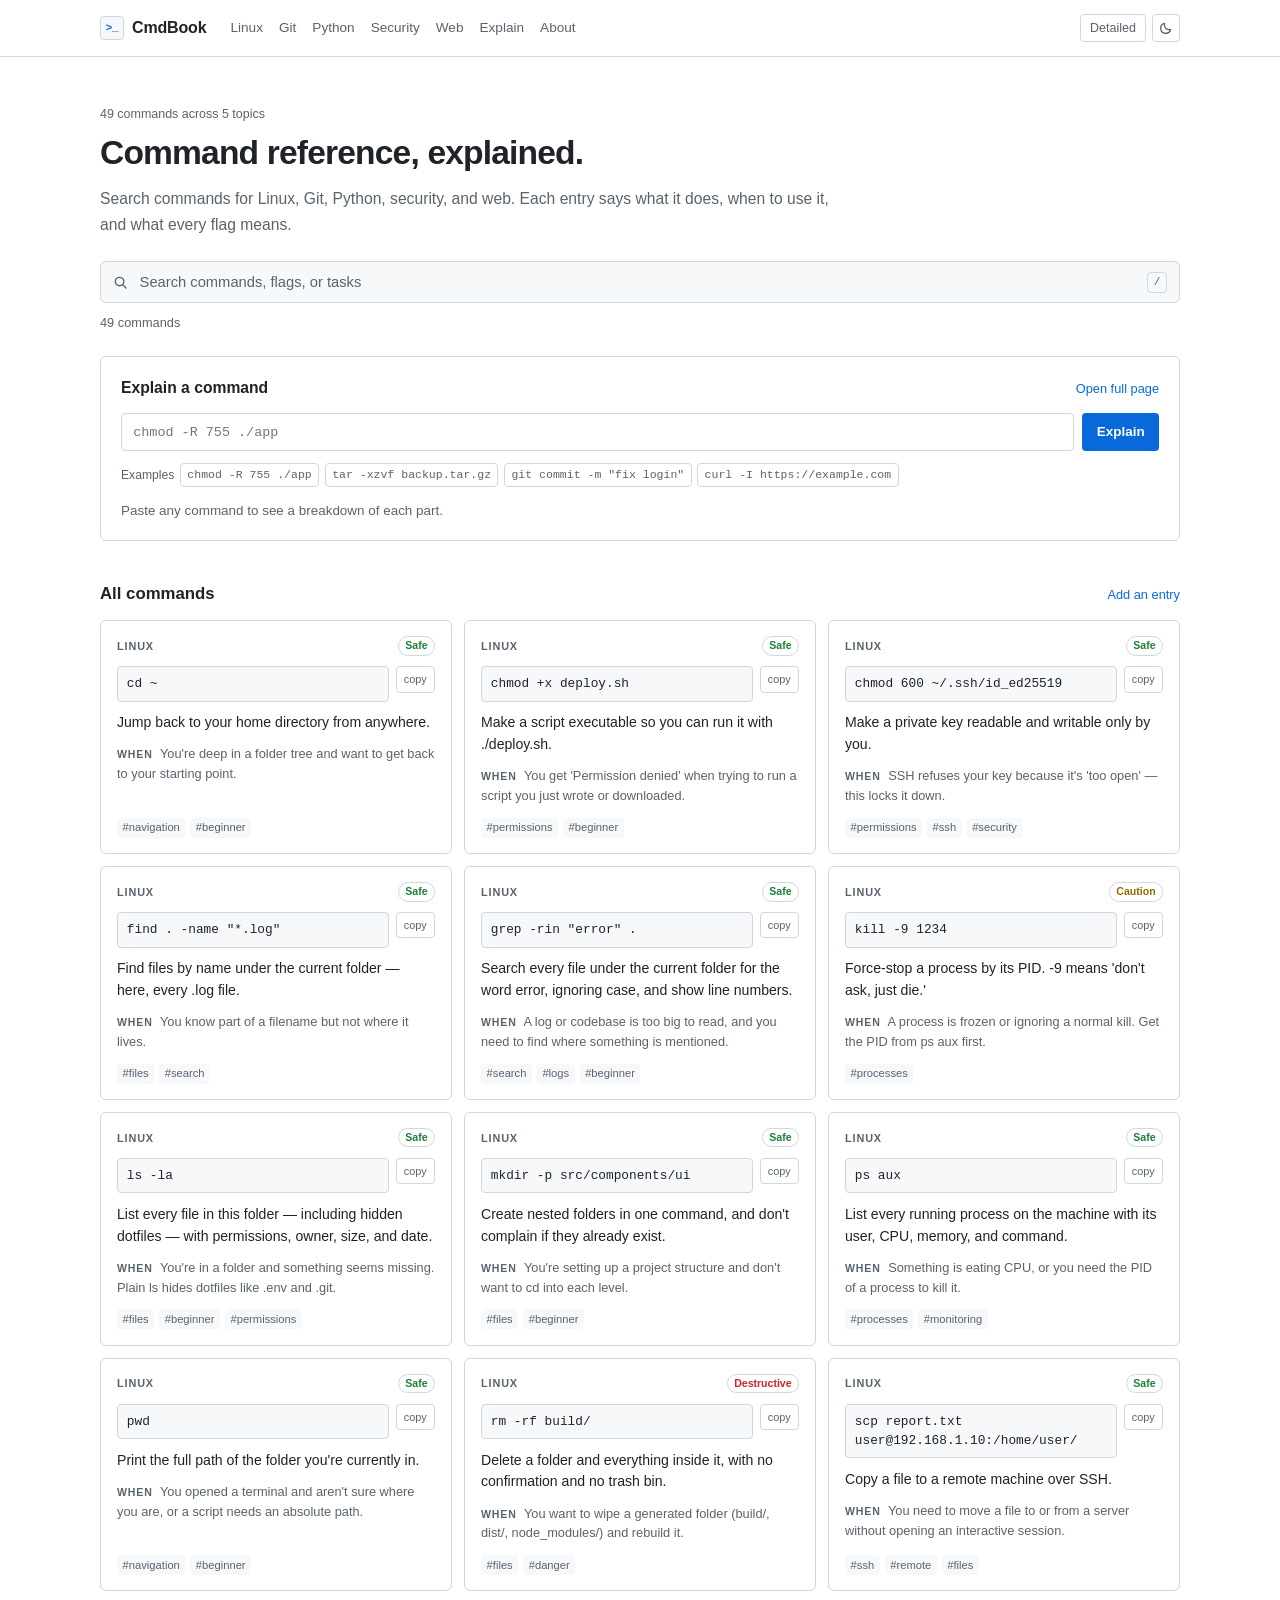
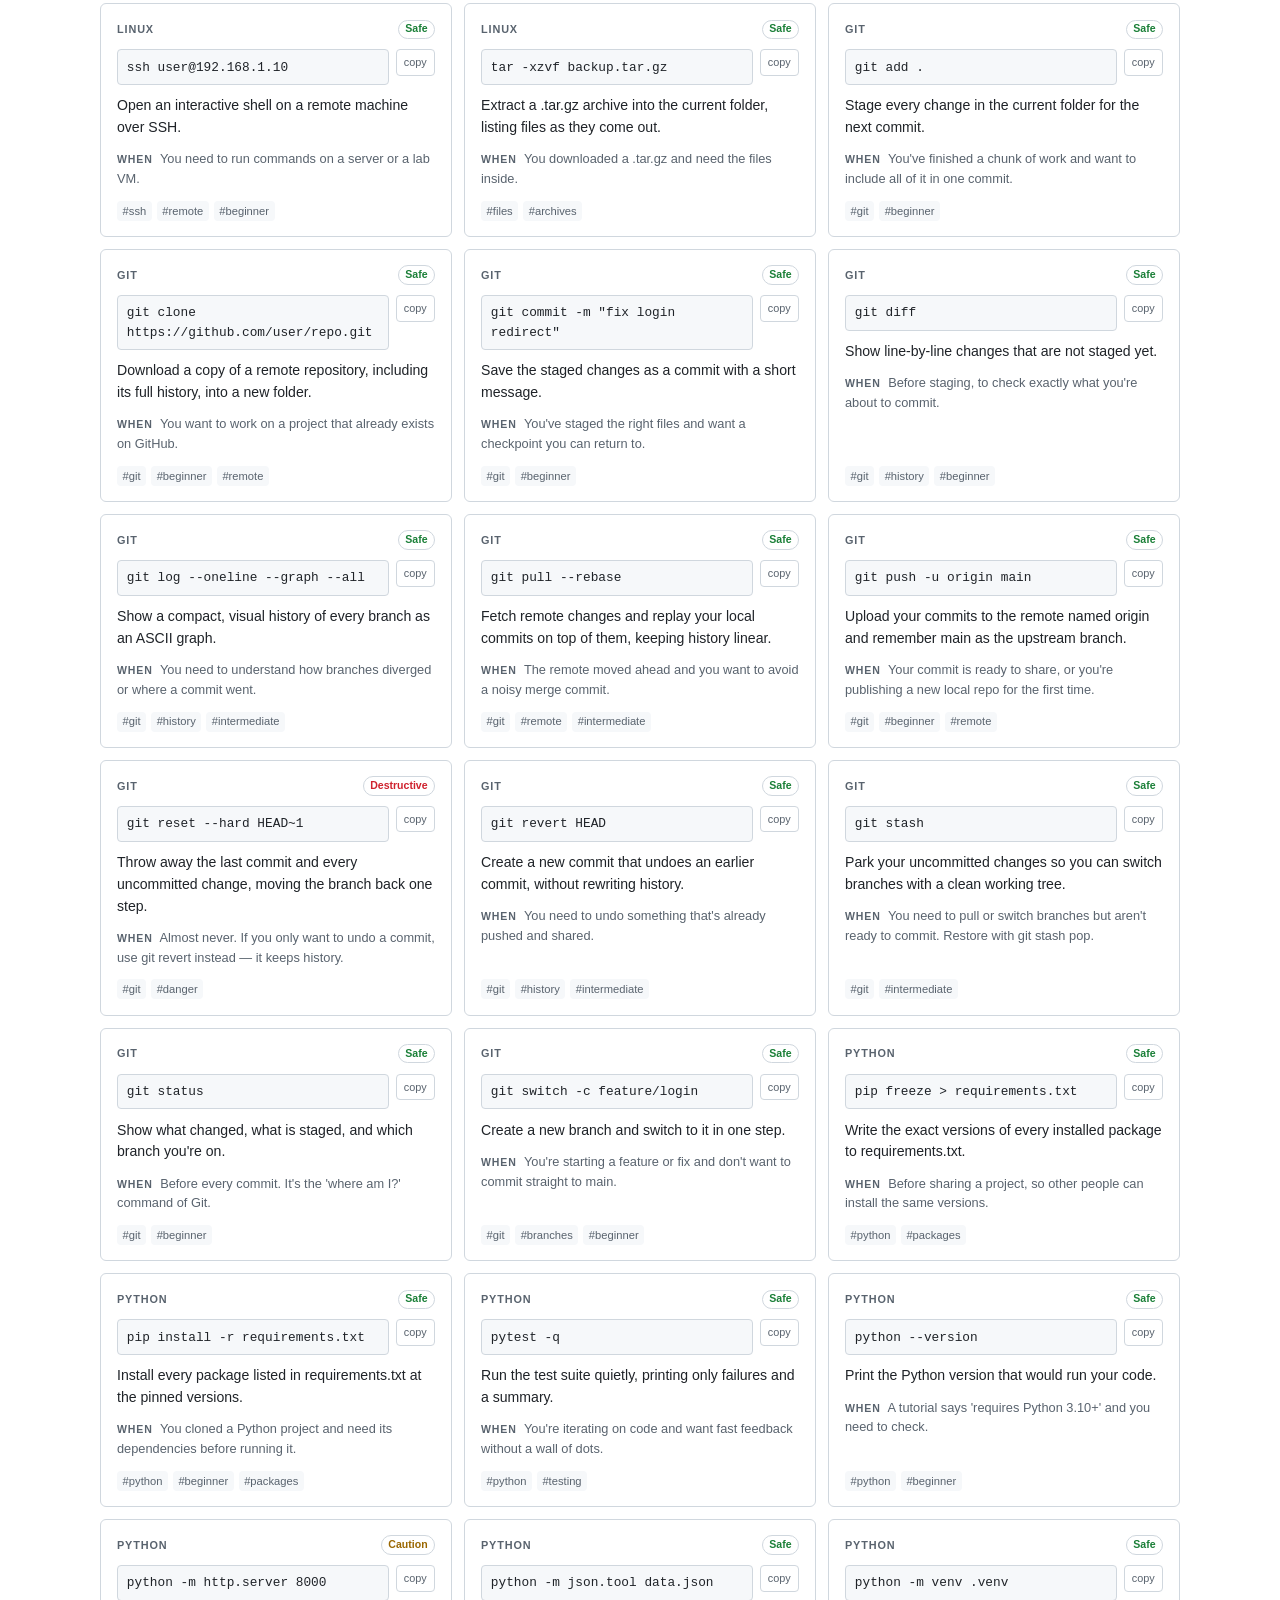
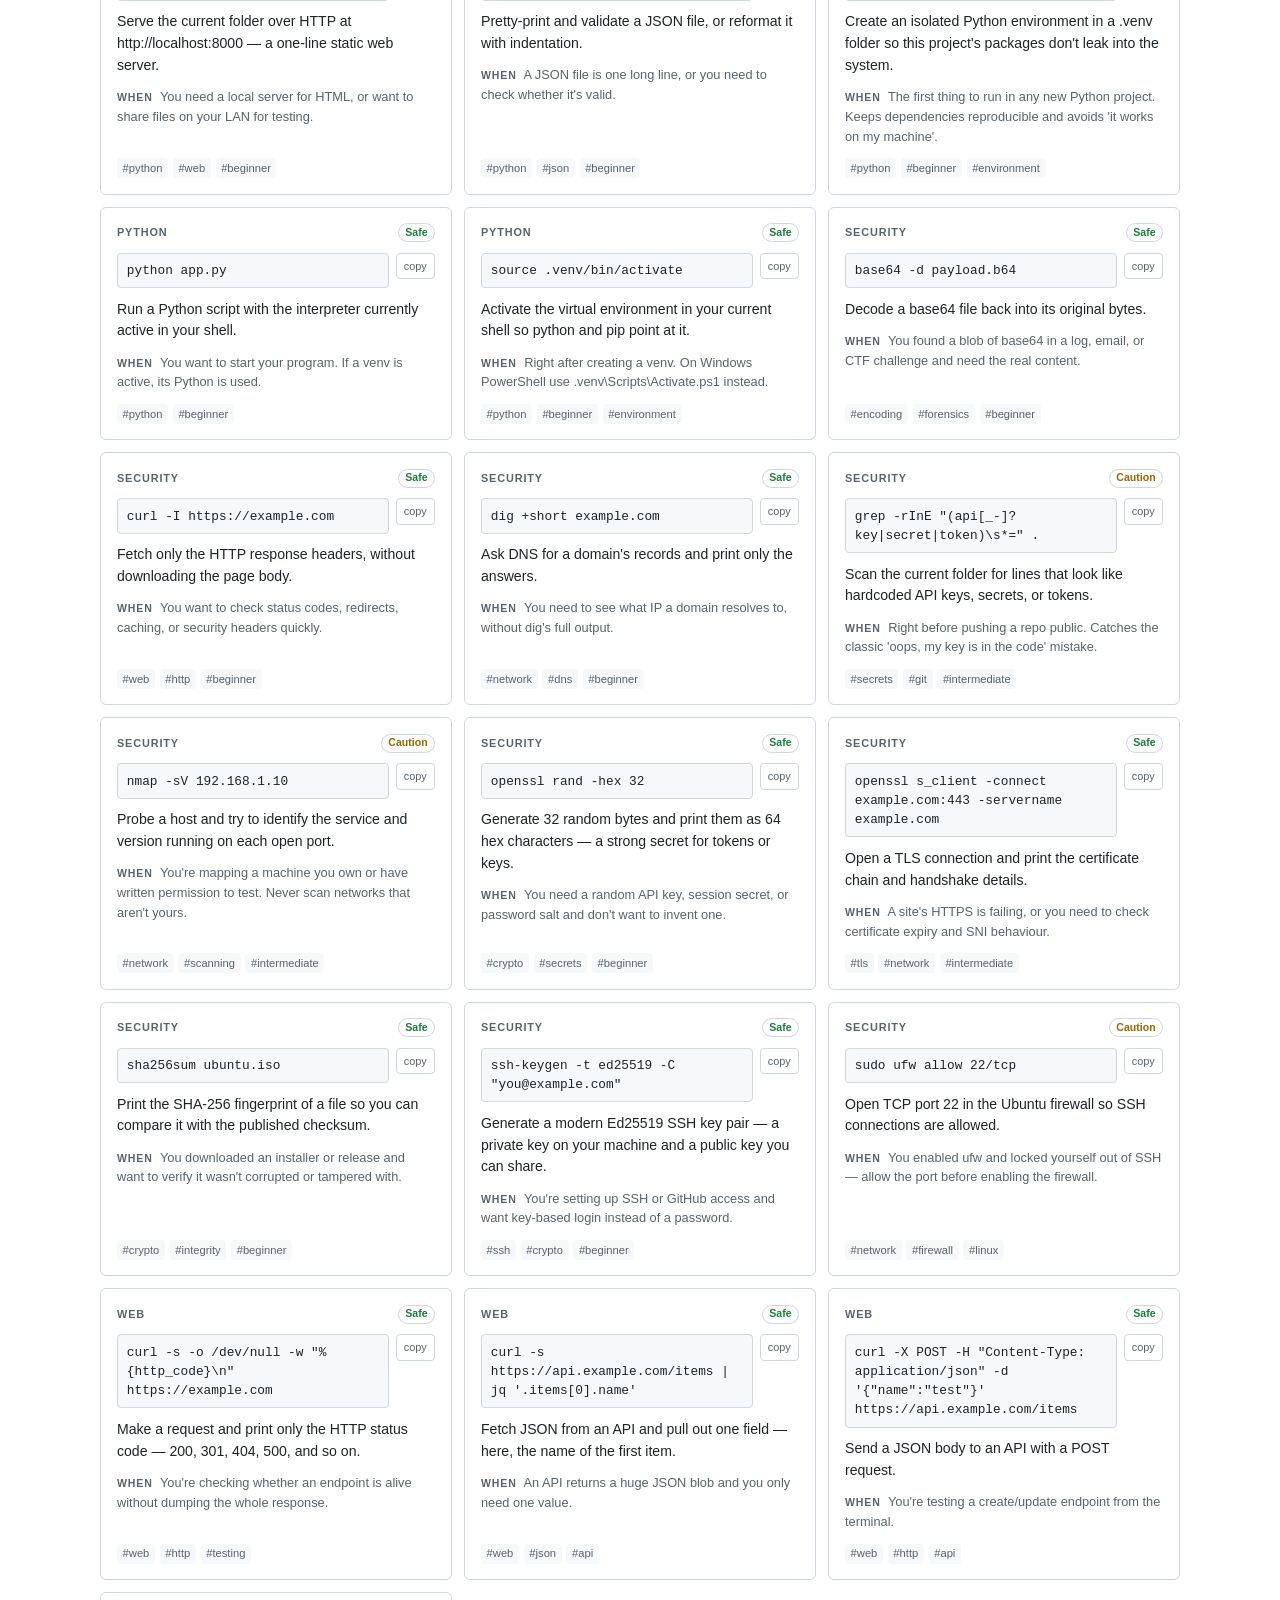
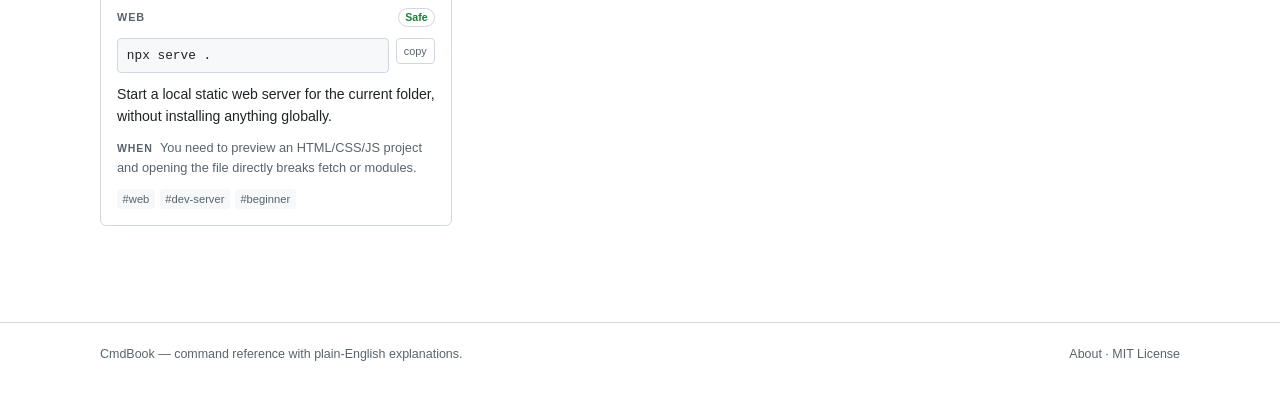
<file: index.html>
<!DOCTYPE html>
<html lang="en">
<head>
<meta charset="utf-8">
<meta name="viewport" content="width=device-width, initial-scale=1">
<title>CmdBook — command reference with plain-English explanations</title>
<meta name="description" content="Search commands for Linux, Git, Python, security, and web. Each entry explains what it does, when to use it, and what every flag means.">
<meta name="theme-color" content="#0d1117">
<link rel="icon" href="icon.svg" type="image/svg+xml">
<link rel="manifest" href="manifest.webmanifest">
<link rel="stylesheet" href="styles.css">
</head>
<body data-page="home">

<header class="site-header">
  <div class="header-inner">
    <a class="brand" href="index.html">
      <span class="brand-mark" aria-hidden="true">&gt;_</span>
      <span class="brand-name">CmdBook</span>
    </a>
    <nav class="nav" aria-label="Sections">
      <a href="linux.html">Linux</a>
      <a href="git.html">Git</a>
      <a href="python.html">Python</a>
      <a href="security.html">Security</a>
      <a href="web.html">Web</a>
      <a href="explain.html">Explain</a>
      <a href="about.html">About</a>
    </nav>
    <div class="header-actions">
      <button id="mode-toggle" class="text-btn" type="button" aria-pressed="false">Detailed</button>
      <button id="theme-toggle" class="icon-btn" type="button" aria-label="Switch to light theme" title="Switch to light theme">
        <svg class="icon-sun" viewBox="0 0 16 16" fill="none" aria-hidden="true"><circle cx="8" cy="8" r="3.2" stroke="currentColor" stroke-width="1.5"/><path d="M8 1.5v1.8M8 12.7v1.8M1.5 8h1.8M12.7 8h1.8M3.4 3.4l1.3 1.3M11.3 11.3l1.3 1.3M12.6 3.4l-1.3 1.3M4.7 11.3l-1.3 1.3" stroke="currentColor" stroke-width="1.5" stroke-linecap="round"/></svg>
        <svg class="icon-moon" viewBox="0 0 16 16" fill="none" aria-hidden="true"><path d="M13.2 9.7A5.6 5.6 0 0 1 6.3 2.8 5.7 5.7 0 1 0 13.2 9.7Z" stroke="currentColor" stroke-width="1.5" stroke-linejoin="round"/></svg>
      </button>
    </div>
  </div>
</header>

<main class="wrap">

  <section class="hero">
    <p class="hero-meta" id="hero-meta"></p>
    <h1>Command reference, explained.</h1>
    <p class="lede">Search commands for Linux, Git, Python, security, and web. Each entry says what it does, when to use it, and what every flag means.</p>

    <div class="search-wrap">
      <svg viewBox="0 0 16 16" fill="none" aria-hidden="true">
        <circle cx="7" cy="7" r="4.5" stroke="currentColor" stroke-width="1.5"/>
        <path d="M10.5 10.5L14 14" stroke="currentColor" stroke-width="1.5" stroke-linecap="round"/>
      </svg>
      <input id="search" type="search" placeholder="Search commands, flags, or tasks" autocomplete="off" spellcheck="false" aria-label="Search commands">
      <kbd>/</kbd>
    </div>
    <p id="result-count" class="result-count" aria-live="polite"></p>
  </section>

  <section class="panel explain-panel" aria-labelledby="explain-title">
    <div class="panel-head">
      <h2 id="explain-title">Explain a command</h2>
      <a href="explain.html">Open full page</a>
    </div>
    <form id="explain-form" class="explain-form">
      <input id="explain-input" type="text" placeholder="chmod -R 755 ./app" autocomplete="off" spellcheck="false" aria-label="Command to explain">
      <button type="submit">Explain</button>
    </form>
    <div class="examples">
      <span>Examples</span>
      <button type="button" data-explain="chmod -R 755 ./app">chmod -R 755 ./app</button>
      <button type="button" data-explain="tar -xzvf backup.tar.gz">tar -xzvf backup.tar.gz</button>
      <button type="button" data-explain='git commit -m "fix login"'>git commit -m "fix login"</button>
      <button type="button" data-explain="curl -I https://example.com">curl -I https://example.com</button>
    </div>
    <div id="explain-output" class="explain-output" aria-live="polite">
      <p class="hint">Paste any command to see a breakdown of each part.</p>
    </div>
  </section>

  <section class="section" aria-labelledby="all-title">
    <div class="section-head">
      <h2 id="all-title">All commands</h2>
      <a href="about.html#contributing">Add an entry</a>
    </div>
    <section id="results" class="grid" aria-label="All commands"></section>
    <div id="empty" class="empty" hidden>
      <h2>No commands match that.</h2>
      <p>Try a different word, or <button class="link-btn" type="button" data-clear>clear the search</button>.</p>
    </div>
  </section>

</main>

<footer class="site-footer">
  <div class="footer-inner">
    <p>CmdBook — command reference with plain-English explanations.</p>
    <p><a href="about.html">About</a> · <a href="LICENSE">MIT License</a></p>
  </div>
</footer>

<script src="data/bundle.js"></script>
<script src="app.js"></script>
</body>
</html>
</file>
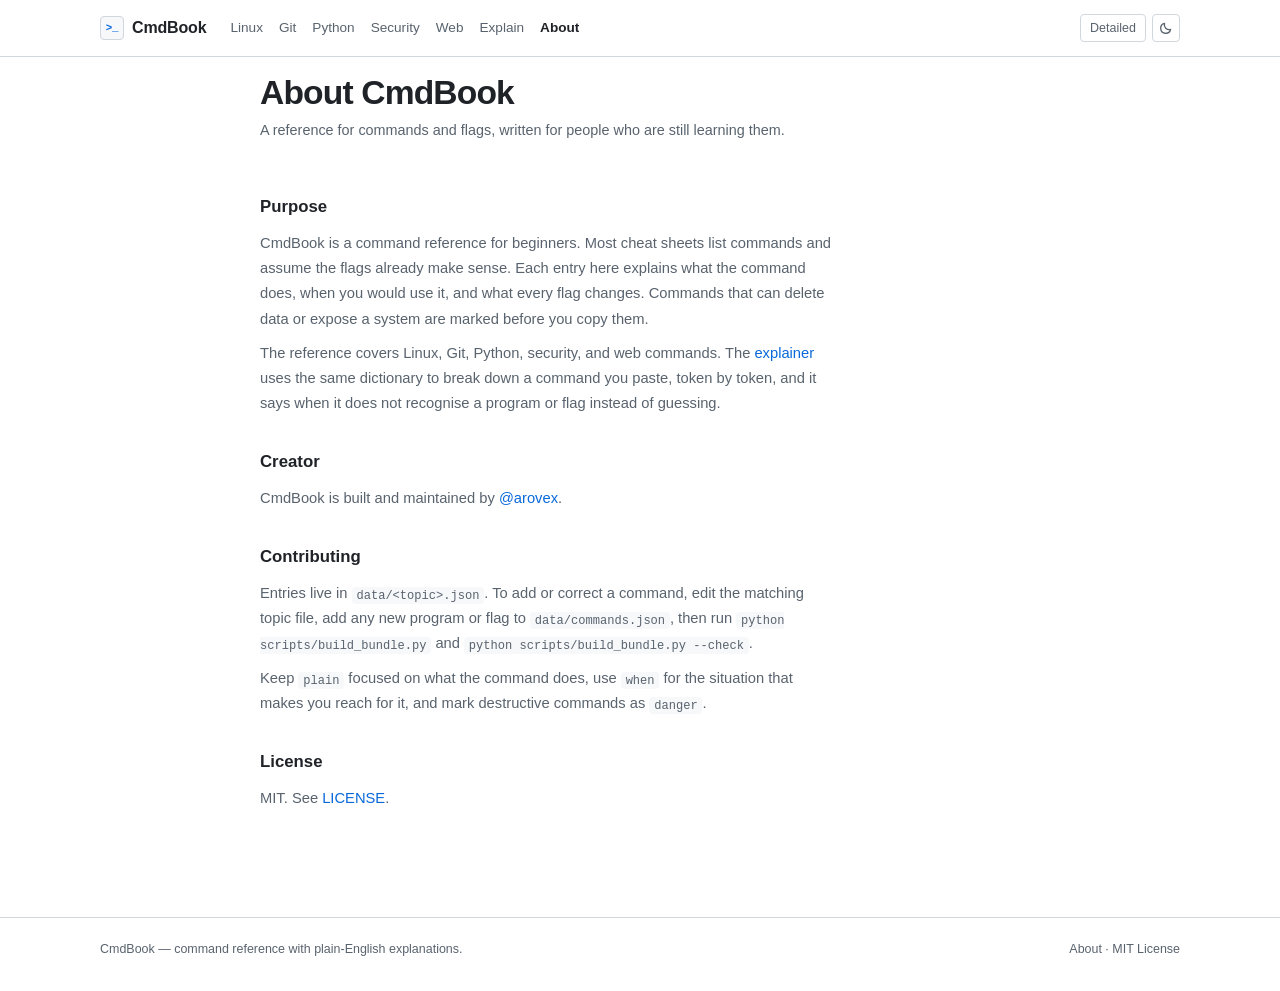
<file: about.html>
<!DOCTYPE html>
<html lang="en">
<head>
<meta charset="utf-8">
<meta name="viewport" content="width=device-width, initial-scale=1">
<title>About — CmdBook</title>
<meta name="description" content="The purpose of CmdBook and the person who builds it.">
<meta name="theme-color" content="#0d1117">
<link rel="icon" href="icon.svg" type="image/svg+xml">
<link rel="manifest" href="manifest.webmanifest">
<link rel="stylesheet" href="styles.css">
</head>
<body data-page="about">

<header class="site-header">
  <div class="header-inner">
    <a class="brand" href="index.html">
      <span class="brand-mark" aria-hidden="true">&gt;_</span>
      <span class="brand-name">CmdBook</span>
    </a>
    <nav class="nav" aria-label="Sections">
      <a href="linux.html">Linux</a>
      <a href="git.html">Git</a>
      <a href="python.html">Python</a>
      <a href="security.html">Security</a>
      <a href="web.html">Web</a>
      <a href="explain.html">Explain</a>
      <a href="about.html" aria-current="page">About</a>
    </nav>
    <div class="header-actions">
      <button id="mode-toggle" class="text-btn" type="button" aria-pressed="false">Detailed</button>
      <button id="theme-toggle" class="icon-btn" type="button" aria-label="Switch to light theme" title="Switch to light theme">
        <svg class="icon-sun" viewBox="0 0 16 16" fill="none" aria-hidden="true"><circle cx="8" cy="8" r="3.2" stroke="currentColor" stroke-width="1.5"/><path d="M8 1.5v1.8M8 12.7v1.8M1.5 8h1.8M12.7 8h1.8M3.4 3.4l1.3 1.3M11.3 11.3l1.3 1.3M12.6 3.4l-1.3 1.3M4.7 11.3l-1.3 1.3" stroke="currentColor" stroke-width="1.5" stroke-linecap="round"/></svg>
        <svg class="icon-moon" viewBox="0 0 16 16" fill="none" aria-hidden="true"><path d="M13.2 9.7A5.6 5.6 0 0 1 6.3 2.8 5.7 5.7 0 1 0 13.2 9.7Z" stroke="currentColor" stroke-width="1.5" stroke-linejoin="round"/></svg>
      </button>
    </div>
  </div>
</header>

<main class="wrap wrap-narrow">
  <header class="page-head">
    <h1>About CmdBook</h1>
    <p>A reference for commands and flags, written for people who are still learning them.</p>
  </header>

  <section class="prose">
    <h2>Purpose</h2>
    <p>CmdBook is a command reference for beginners. Most cheat sheets list commands and assume the flags already make sense. Each entry here explains what the command does, when you would use it, and what every flag changes. Commands that can delete data or expose a system are marked before you copy them.</p>
    <p>The reference covers Linux, Git, Python, security, and web commands. The <a href="explain.html">explainer</a> uses the same dictionary to break down a command you paste, token by token, and it says when it does not recognise a program or flag instead of guessing.</p>

    <h2>Creator</h2>
    <p>CmdBook is built and maintained by <a href="https://github.com/arovex" rel="noopener">@arovex</a>.</p>

    <h2 id="contributing">Contributing</h2>
    <p>Entries live in <code>data/&lt;topic&gt;.json</code>. To add or correct a command, edit the matching topic file, add any new program or flag to <code>data/commands.json</code>, then run <code>python scripts/build_bundle.py</code> and <code>python scripts/build_bundle.py --check</code>.</p>
    <p>Keep <code>plain</code> focused on what the command does, use <code>when</code> for the situation that makes you reach for it, and mark destructive commands as <code>danger</code>.</p>

    <h2>License</h2>
    <p>MIT. See <a href="LICENSE">LICENSE</a>.</p>
  </section>
</main>

<footer class="site-footer">
  <div class="footer-inner">
    <p>CmdBook — command reference with plain-English explanations.</p>
    <p><a href="about.html">About</a> · <a href="LICENSE">MIT License</a></p>
  </div>
</footer>

<script src="data/bundle.js"></script>
<script src="app.js"></script>
</body>
</html>
</file>
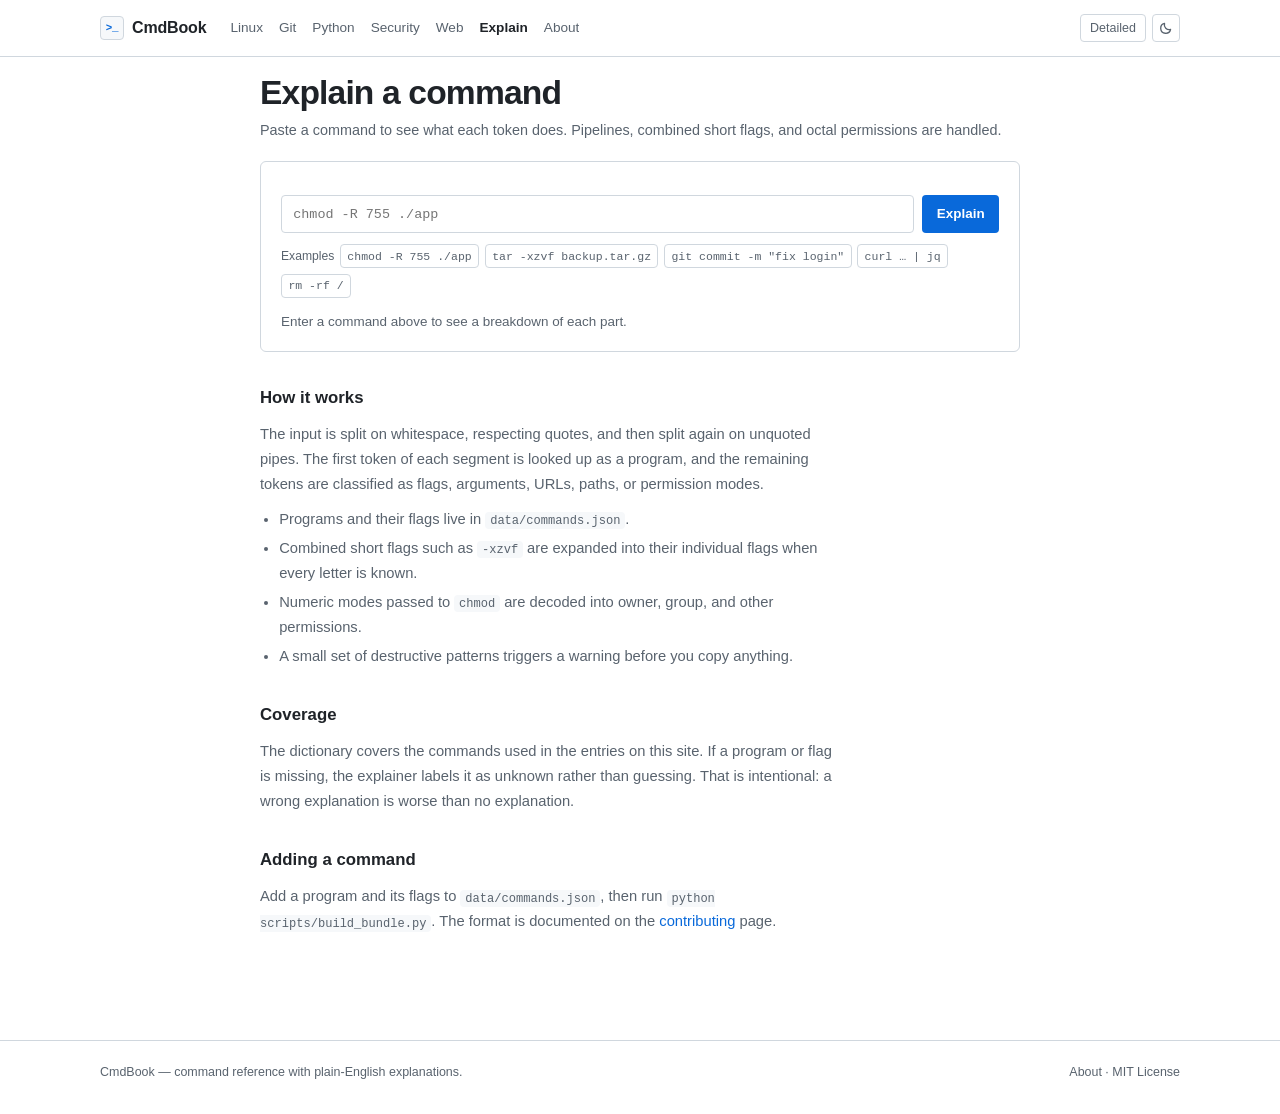
<file: explain.html>
<!DOCTYPE html>
<html lang="en">
<head>
<meta charset="utf-8">
<meta name="viewport" content="width=device-width, initial-scale=1">
<title>Explain a command — CmdBook</title>
<meta name="description" content="Paste any shell command and get a plain-English explanation of the program, its flags, arguments, and pipeline.">
<meta name="theme-color" content="#0d1117">
<link rel="icon" href="icon.svg" type="image/svg+xml">
<link rel="manifest" href="manifest.webmanifest">
<link rel="stylesheet" href="styles.css">
</head>
<body data-page="explain">

<header class="site-header">
  <div class="header-inner">
    <a class="brand" href="index.html">
      <span class="brand-mark" aria-hidden="true">&gt;_</span>
      <span class="brand-name">CmdBook</span>
    </a>
    <nav class="nav" aria-label="Sections">
      <a href="linux.html">Linux</a>
      <a href="git.html">Git</a>
      <a href="python.html">Python</a>
      <a href="security.html">Security</a>
      <a href="web.html">Web</a>
      <a href="explain.html" aria-current="page">Explain</a>
      <a href="about.html">About</a>
    </nav>
    <div class="header-actions">
      <button id="mode-toggle" class="text-btn" type="button" aria-pressed="false">Detailed</button>
      <button id="theme-toggle" class="icon-btn" type="button" aria-label="Switch to light theme" title="Switch to light theme">
        <svg class="icon-sun" viewBox="0 0 16 16" fill="none" aria-hidden="true"><circle cx="8" cy="8" r="3.2" stroke="currentColor" stroke-width="1.5"/><path d="M8 1.5v1.8M8 12.7v1.8M1.5 8h1.8M12.7 8h1.8M3.4 3.4l1.3 1.3M11.3 11.3l1.3 1.3M12.6 3.4l-1.3 1.3M4.7 11.3l-1.3 1.3" stroke="currentColor" stroke-width="1.5" stroke-linecap="round"/></svg>
        <svg class="icon-moon" viewBox="0 0 16 16" fill="none" aria-hidden="true"><path d="M13.2 9.7A5.6 5.6 0 0 1 6.3 2.8 5.7 5.7 0 1 0 13.2 9.7Z" stroke="currentColor" stroke-width="1.5" stroke-linejoin="round"/></svg>
      </button>
    </div>
  </div>
</header>

<main class="wrap wrap-narrow">
  <header class="page-head">
    <h1>Explain a command</h1>
    <p>Paste a command to see what each token does. Pipelines, combined short flags, and octal permissions are handled.</p>
  </header>

  <section class="panel" aria-label="Command explainer">
    <form id="explain-form" class="explain-form">
      <input id="explain-input" type="text" placeholder="chmod -R 755 ./app" autocomplete="off" spellcheck="false" aria-label="Command to explain">
      <button type="submit">Explain</button>
    </form>
    <div class="examples">
      <span>Examples</span>
      <button type="button" data-explain="chmod -R 755 ./app">chmod -R 755 ./app</button>
      <button type="button" data-explain="tar -xzvf backup.tar.gz">tar -xzvf backup.tar.gz</button>
      <button type="button" data-explain='git commit -m "fix login"'>git commit -m "fix login"</button>
      <button type="button" data-explain="curl -s https://api.example.com/items | jq '.items[0].name'">curl … | jq</button>
      <button type="button" data-explain="rm -rf /">rm -rf /</button>
    </div>
    <div id="explain-output" class="explain-output" aria-live="polite">
      <p class="hint">Enter a command above to see a breakdown of each part.</p>
    </div>
  </section>

  <section class="prose">
    <h2>How it works</h2>
    <p>The input is split on whitespace, respecting quotes, and then split again on unquoted pipes. The first token of each segment is looked up as a program, and the remaining tokens are classified as flags, arguments, URLs, paths, or permission modes.</p>
    <ul>
      <li>Programs and their flags live in <code>data/commands.json</code>.</li>
      <li>Combined short flags such as <code>-xzvf</code> are expanded into their individual flags when every letter is known.</li>
      <li>Numeric modes passed to <code>chmod</code> are decoded into owner, group, and other permissions.</li>
      <li>A small set of destructive patterns triggers a warning before you copy anything.</li>
    </ul>

    <h2>Coverage</h2>
    <p>The dictionary covers the commands used in the entries on this site. If a program or flag is missing, the explainer labels it as unknown rather than guessing. That is intentional: a wrong explanation is worse than no explanation.</p>

    <h2>Adding a command</h2>
    <p>Add a program and its flags to <code>data/commands.json</code>, then run <code>python scripts/build_bundle.py</code>. The format is documented on the <a href="about.html#contributing">contributing</a> page.</p>
  </section>
</main>

<footer class="site-footer">
  <div class="footer-inner">
    <p>CmdBook — command reference with plain-English explanations.</p>
    <p><a href="about.html">About</a> · <a href="LICENSE">MIT License</a></p>
  </div>
</footer>

<script src="data/bundle.js"></script>
<script src="app.js"></script>
</body>
</html>
</file>
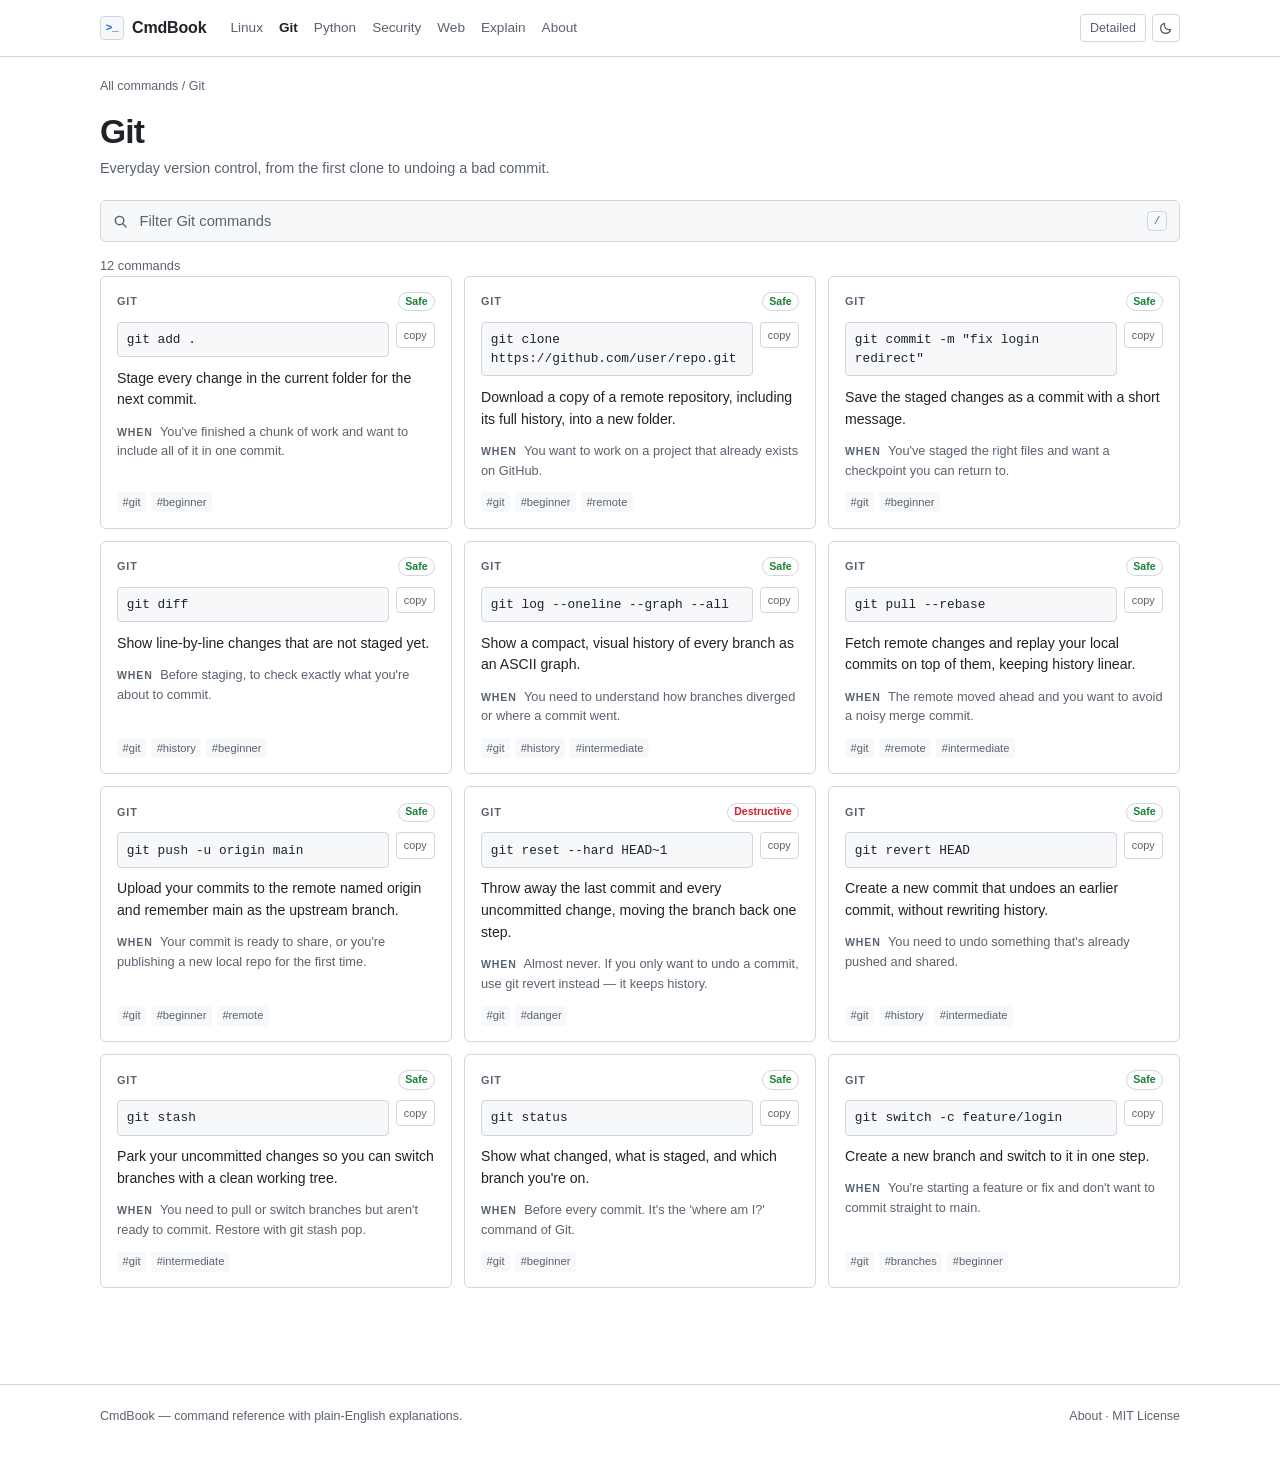
<file: git.html>
<!DOCTYPE html>
<html lang="en">
<head>
<meta charset="utf-8">
<meta name="viewport" content="width=device-width, initial-scale=1">
<title>Git commands — CmdBook</title>
<meta name="description" content="Git commands for cloning, committing, branching, syncing, and undoing mistakes, with plain-English explanations.">
<meta name="theme-color" content="#0d1117">
<link rel="icon" href="icon.svg" type="image/svg+xml">
<link rel="manifest" href="manifest.webmanifest">
<link rel="stylesheet" href="styles.css">
</head>
<body data-page="git" data-topic="git">

<header class="site-header">
  <div class="header-inner">
    <a class="brand" href="index.html">
      <span class="brand-mark" aria-hidden="true">&gt;_</span>
      <span class="brand-name">CmdBook</span>
    </a>
    <nav class="nav" aria-label="Sections">
      <a href="linux.html">Linux</a>
      <a href="git.html" aria-current="page">Git</a>
      <a href="python.html">Python</a>
      <a href="security.html">Security</a>
      <a href="web.html">Web</a>
      <a href="explain.html">Explain</a>
      <a href="about.html">About</a>
    </nav>
    <div class="header-actions">
      <button id="mode-toggle" class="text-btn" type="button" aria-pressed="false">Detailed</button>
      <button id="theme-toggle" class="icon-btn" type="button" aria-label="Switch to light theme" title="Switch to light theme">
        <svg class="icon-sun" viewBox="0 0 16 16" fill="none" aria-hidden="true"><circle cx="8" cy="8" r="3.2" stroke="currentColor" stroke-width="1.5"/><path d="M8 1.5v1.8M8 12.7v1.8M1.5 8h1.8M12.7 8h1.8M3.4 3.4l1.3 1.3M11.3 11.3l1.3 1.3M12.6 3.4l-1.3 1.3M4.7 11.3l-1.3 1.3" stroke="currentColor" stroke-width="1.5" stroke-linecap="round"/></svg>
        <svg class="icon-moon" viewBox="0 0 16 16" fill="none" aria-hidden="true"><path d="M13.2 9.7A5.6 5.6 0 0 1 6.3 2.8 5.7 5.7 0 1 0 13.2 9.7Z" stroke="currentColor" stroke-width="1.5" stroke-linejoin="round"/></svg>
      </button>
    </div>
  </div>
</header>

<main class="wrap">
  <nav class="breadcrumb" aria-label="Breadcrumb"><a href="index.html">All commands</a> / Git</nav>

  <header class="page-head">
    <h1>Git</h1>
    <p>Everyday version control, from the first clone to undoing a bad commit.</p>
  </header>

  <div class="search-wrap topic-search">
    <svg viewBox="0 0 16 16" fill="none" aria-hidden="true">
      <circle cx="7" cy="7" r="4.5" stroke="currentColor" stroke-width="1.5"/>
      <path d="M10.5 10.5L14 14" stroke="currentColor" stroke-width="1.5" stroke-linecap="round"/>
    </svg>
    <input id="search" type="search" placeholder="Filter Git commands" autocomplete="off" spellcheck="false" aria-label="Filter Git commands">
    <kbd>/</kbd>
  </div>
  <p id="result-count" class="result-count" aria-live="polite"></p>

  <section id="results" class="grid" aria-label="Git commands"></section>
  <div id="empty" class="empty" hidden>
    <h2>No commands match that.</h2>
    <p>Try a different word, or <button class="link-btn" type="button" data-clear>clear the filter</button>.</p>
  </div>
</main>

<footer class="site-footer">
  <div class="footer-inner">
    <p>CmdBook — command reference with plain-English explanations.</p>
    <p><a href="about.html">About</a> · <a href="LICENSE">MIT License</a></p>
  </div>
</footer>

<script src="data/bundle.js"></script>
<script src="app.js"></script>
</body>
</html>
</file>
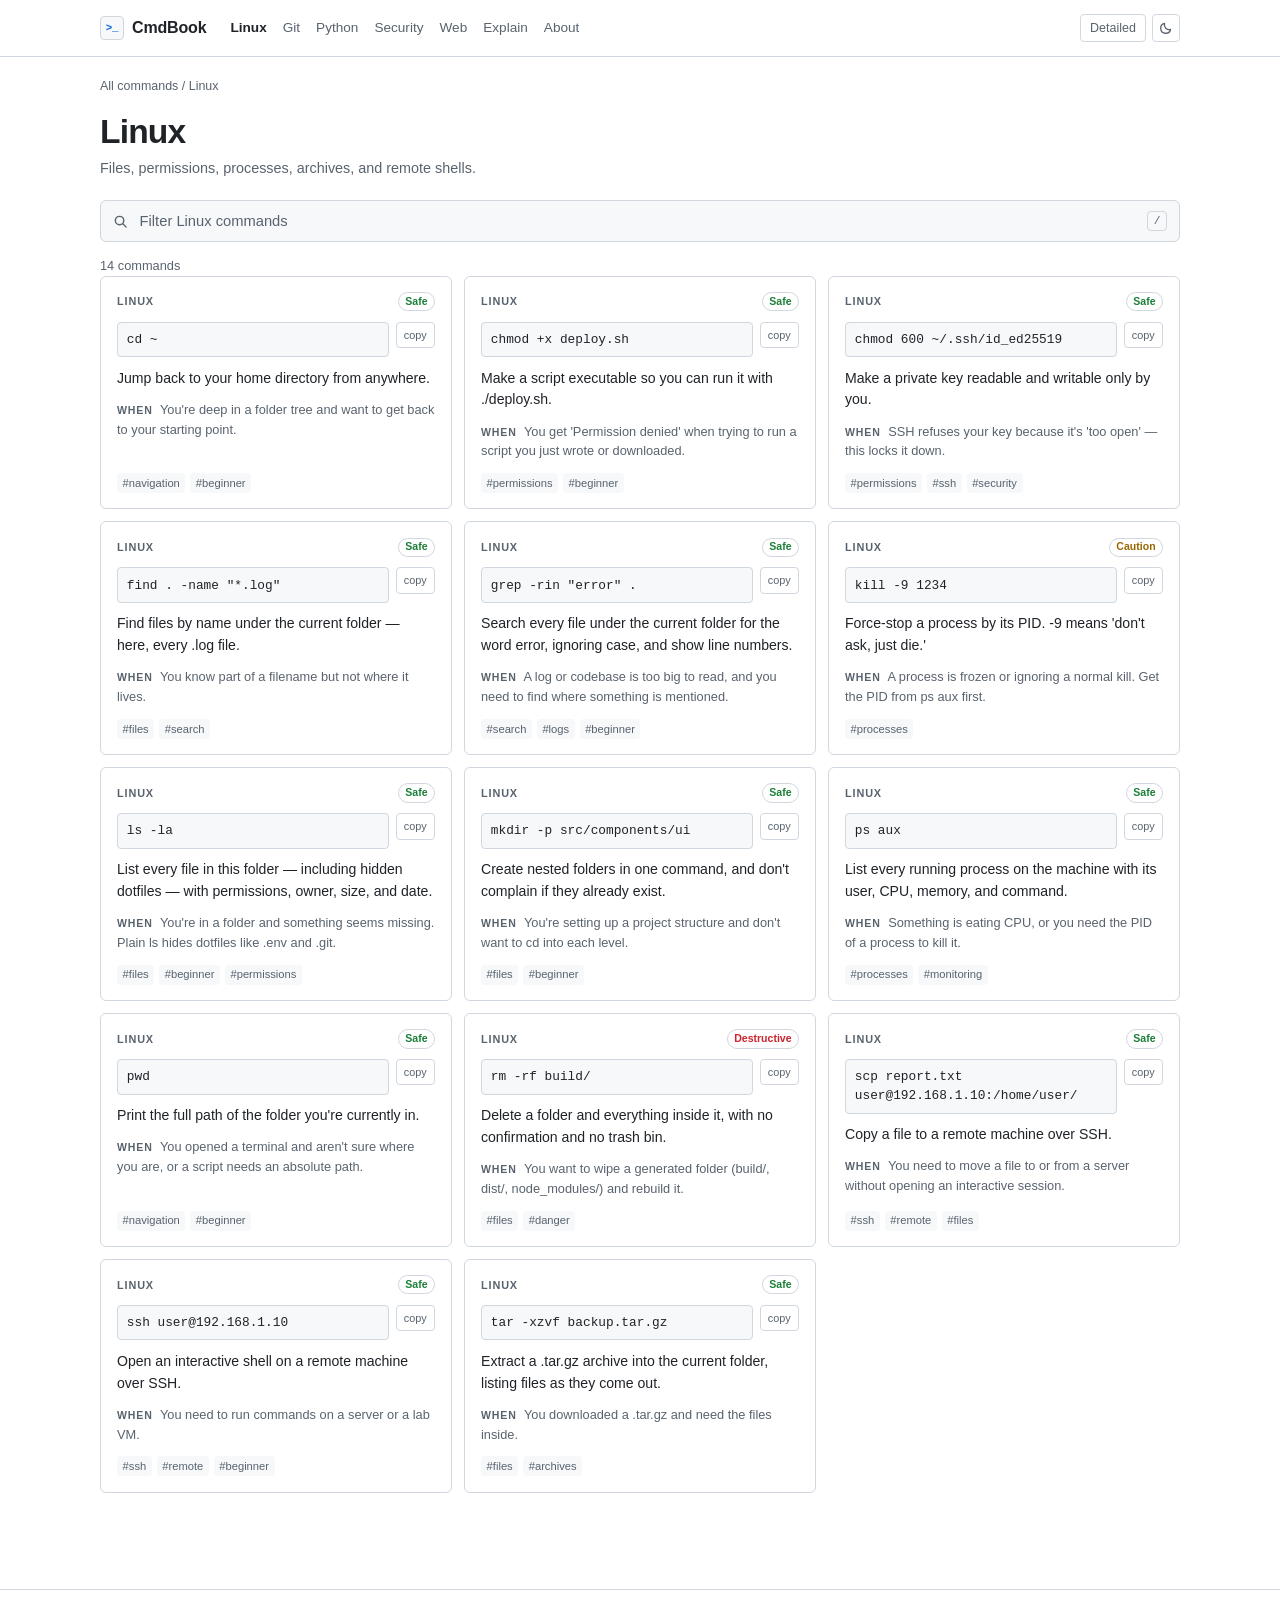
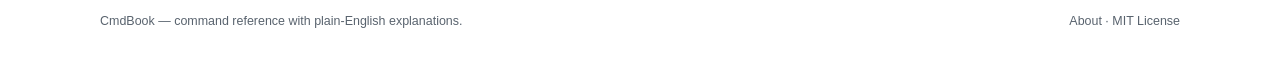
<file: linux.html>
<!DOCTYPE html>
<html lang="en">
<head>
<meta charset="utf-8">
<meta name="viewport" content="width=device-width, initial-scale=1">
<title>Linux commands — CmdBook</title>
<meta name="description" content="Linux commands for files, permissions, processes, archives, and remote shells, with plain-English explanations of every flag.">
<meta name="theme-color" content="#0d1117">
<link rel="icon" href="icon.svg" type="image/svg+xml">
<link rel="manifest" href="manifest.webmanifest">
<link rel="stylesheet" href="styles.css">
</head>
<body data-page="linux" data-topic="linux">

<header class="site-header">
  <div class="header-inner">
    <a class="brand" href="index.html">
      <span class="brand-mark" aria-hidden="true">&gt;_</span>
      <span class="brand-name">CmdBook</span>
    </a>
    <nav class="nav" aria-label="Sections">
      <a href="linux.html" aria-current="page">Linux</a>
      <a href="git.html">Git</a>
      <a href="python.html">Python</a>
      <a href="security.html">Security</a>
      <a href="web.html">Web</a>
      <a href="explain.html">Explain</a>
      <a href="about.html">About</a>
    </nav>
    <div class="header-actions">
      <button id="mode-toggle" class="text-btn" type="button" aria-pressed="false">Detailed</button>
      <button id="theme-toggle" class="icon-btn" type="button" aria-label="Switch to light theme" title="Switch to light theme">
        <svg class="icon-sun" viewBox="0 0 16 16" fill="none" aria-hidden="true"><circle cx="8" cy="8" r="3.2" stroke="currentColor" stroke-width="1.5"/><path d="M8 1.5v1.8M8 12.7v1.8M1.5 8h1.8M12.7 8h1.8M3.4 3.4l1.3 1.3M11.3 11.3l1.3 1.3M12.6 3.4l-1.3 1.3M4.7 11.3l-1.3 1.3" stroke="currentColor" stroke-width="1.5" stroke-linecap="round"/></svg>
        <svg class="icon-moon" viewBox="0 0 16 16" fill="none" aria-hidden="true"><path d="M13.2 9.7A5.6 5.6 0 0 1 6.3 2.8 5.7 5.7 0 1 0 13.2 9.7Z" stroke="currentColor" stroke-width="1.5" stroke-linejoin="round"/></svg>
      </button>
    </div>
  </div>
</header>

<main class="wrap">
  <nav class="breadcrumb" aria-label="Breadcrumb"><a href="index.html">All commands</a> / Linux</nav>

  <header class="page-head">
    <h1>Linux</h1>
    <p>Files, permissions, processes, archives, and remote shells.</p>
  </header>

  <div class="search-wrap topic-search">
    <svg viewBox="0 0 16 16" fill="none" aria-hidden="true">
      <circle cx="7" cy="7" r="4.5" stroke="currentColor" stroke-width="1.5"/>
      <path d="M10.5 10.5L14 14" stroke="currentColor" stroke-width="1.5" stroke-linecap="round"/>
    </svg>
    <input id="search" type="search" placeholder="Filter Linux commands" autocomplete="off" spellcheck="false" aria-label="Filter Linux commands">
    <kbd>/</kbd>
  </div>
  <p id="result-count" class="result-count" aria-live="polite"></p>

  <section id="results" class="grid" aria-label="Linux commands"></section>
  <div id="empty" class="empty" hidden>
    <h2>No commands match that.</h2>
    <p>Try a different word, or <button class="link-btn" type="button" data-clear>clear the filter</button>.</p>
  </div>
</main>

<footer class="site-footer">
  <div class="footer-inner">
    <p>CmdBook — command reference with plain-English explanations.</p>
    <p><a href="about.html">About</a> · <a href="LICENSE">MIT License</a></p>
  </div>
</footer>

<script src="data/bundle.js"></script>
<script src="app.js"></script>
</body>
</html>
</file>
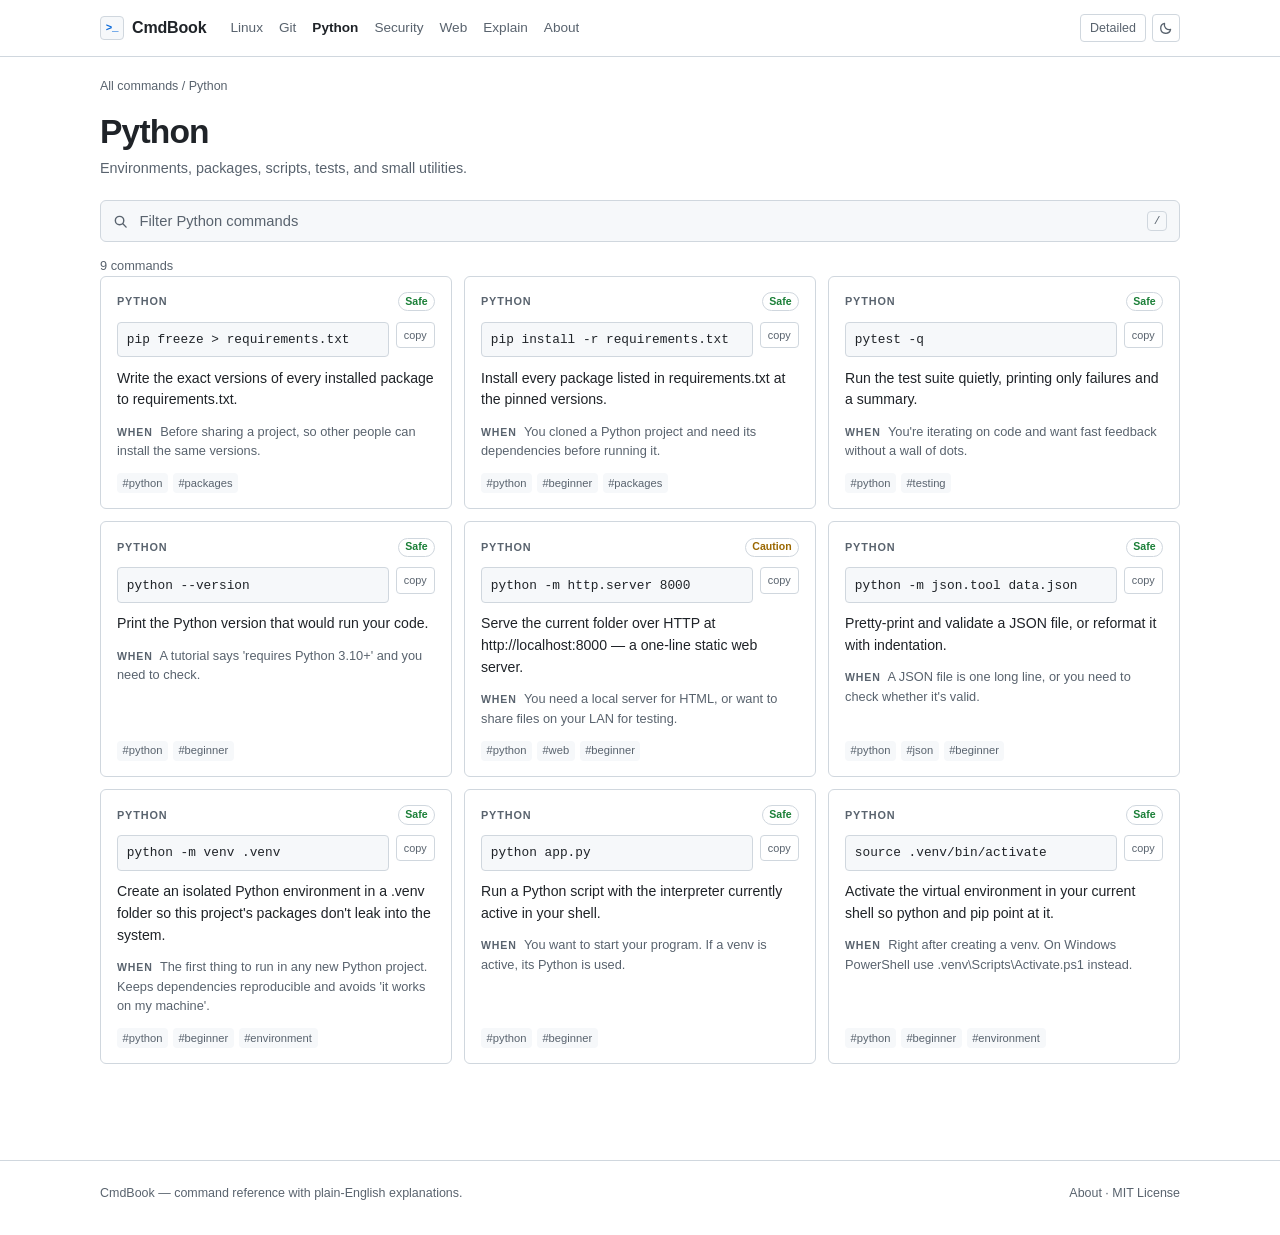
<file: python.html>
<!DOCTYPE html>
<html lang="en">
<head>
<meta charset="utf-8">
<meta name="viewport" content="width=device-width, initial-scale=1">
<title>Python commands — CmdBook</title>
<meta name="description" content="Python commands for virtual environments, package management, scripts, tests, and local servers.">
<meta name="theme-color" content="#0d1117">
<link rel="icon" href="icon.svg" type="image/svg+xml">
<link rel="manifest" href="manifest.webmanifest">
<link rel="stylesheet" href="styles.css">
</head>
<body data-page="python" data-topic="python">

<header class="site-header">
  <div class="header-inner">
    <a class="brand" href="index.html">
      <span class="brand-mark" aria-hidden="true">&gt;_</span>
      <span class="brand-name">CmdBook</span>
    </a>
    <nav class="nav" aria-label="Sections">
      <a href="linux.html">Linux</a>
      <a href="git.html">Git</a>
      <a href="python.html" aria-current="page">Python</a>
      <a href="security.html">Security</a>
      <a href="web.html">Web</a>
      <a href="explain.html">Explain</a>
      <a href="about.html">About</a>
    </nav>
    <div class="header-actions">
      <button id="mode-toggle" class="text-btn" type="button" aria-pressed="false">Detailed</button>
      <button id="theme-toggle" class="icon-btn" type="button" aria-label="Switch to light theme" title="Switch to light theme">
        <svg class="icon-sun" viewBox="0 0 16 16" fill="none" aria-hidden="true"><circle cx="8" cy="8" r="3.2" stroke="currentColor" stroke-width="1.5"/><path d="M8 1.5v1.8M8 12.7v1.8M1.5 8h1.8M12.7 8h1.8M3.4 3.4l1.3 1.3M11.3 11.3l1.3 1.3M12.6 3.4l-1.3 1.3M4.7 11.3l-1.3 1.3" stroke="currentColor" stroke-width="1.5" stroke-linecap="round"/></svg>
        <svg class="icon-moon" viewBox="0 0 16 16" fill="none" aria-hidden="true"><path d="M13.2 9.7A5.6 5.6 0 0 1 6.3 2.8 5.7 5.7 0 1 0 13.2 9.7Z" stroke="currentColor" stroke-width="1.5" stroke-linejoin="round"/></svg>
      </button>
    </div>
  </div>
</header>

<main class="wrap">
  <nav class="breadcrumb" aria-label="Breadcrumb"><a href="index.html">All commands</a> / Python</nav>

  <header class="page-head">
    <h1>Python</h1>
    <p>Environments, packages, scripts, tests, and small utilities.</p>
  </header>

  <div class="search-wrap topic-search">
    <svg viewBox="0 0 16 16" fill="none" aria-hidden="true">
      <circle cx="7" cy="7" r="4.5" stroke="currentColor" stroke-width="1.5"/>
      <path d="M10.5 10.5L14 14" stroke="currentColor" stroke-width="1.5" stroke-linecap="round"/>
    </svg>
    <input id="search" type="search" placeholder="Filter Python commands" autocomplete="off" spellcheck="false" aria-label="Filter Python commands">
    <kbd>/</kbd>
  </div>
  <p id="result-count" class="result-count" aria-live="polite"></p>

  <section id="results" class="grid" aria-label="Python commands"></section>
  <div id="empty" class="empty" hidden>
    <h2>No commands match that.</h2>
    <p>Try a different word, or <button class="link-btn" type="button" data-clear>clear the filter</button>.</p>
  </div>
</main>

<footer class="site-footer">
  <div class="footer-inner">
    <p>CmdBook — command reference with plain-English explanations.</p>
    <p><a href="about.html">About</a> · <a href="LICENSE">MIT License</a></p>
  </div>
</footer>

<script src="data/bundle.js"></script>
<script src="app.js"></script>
</body>
</html>
</file>
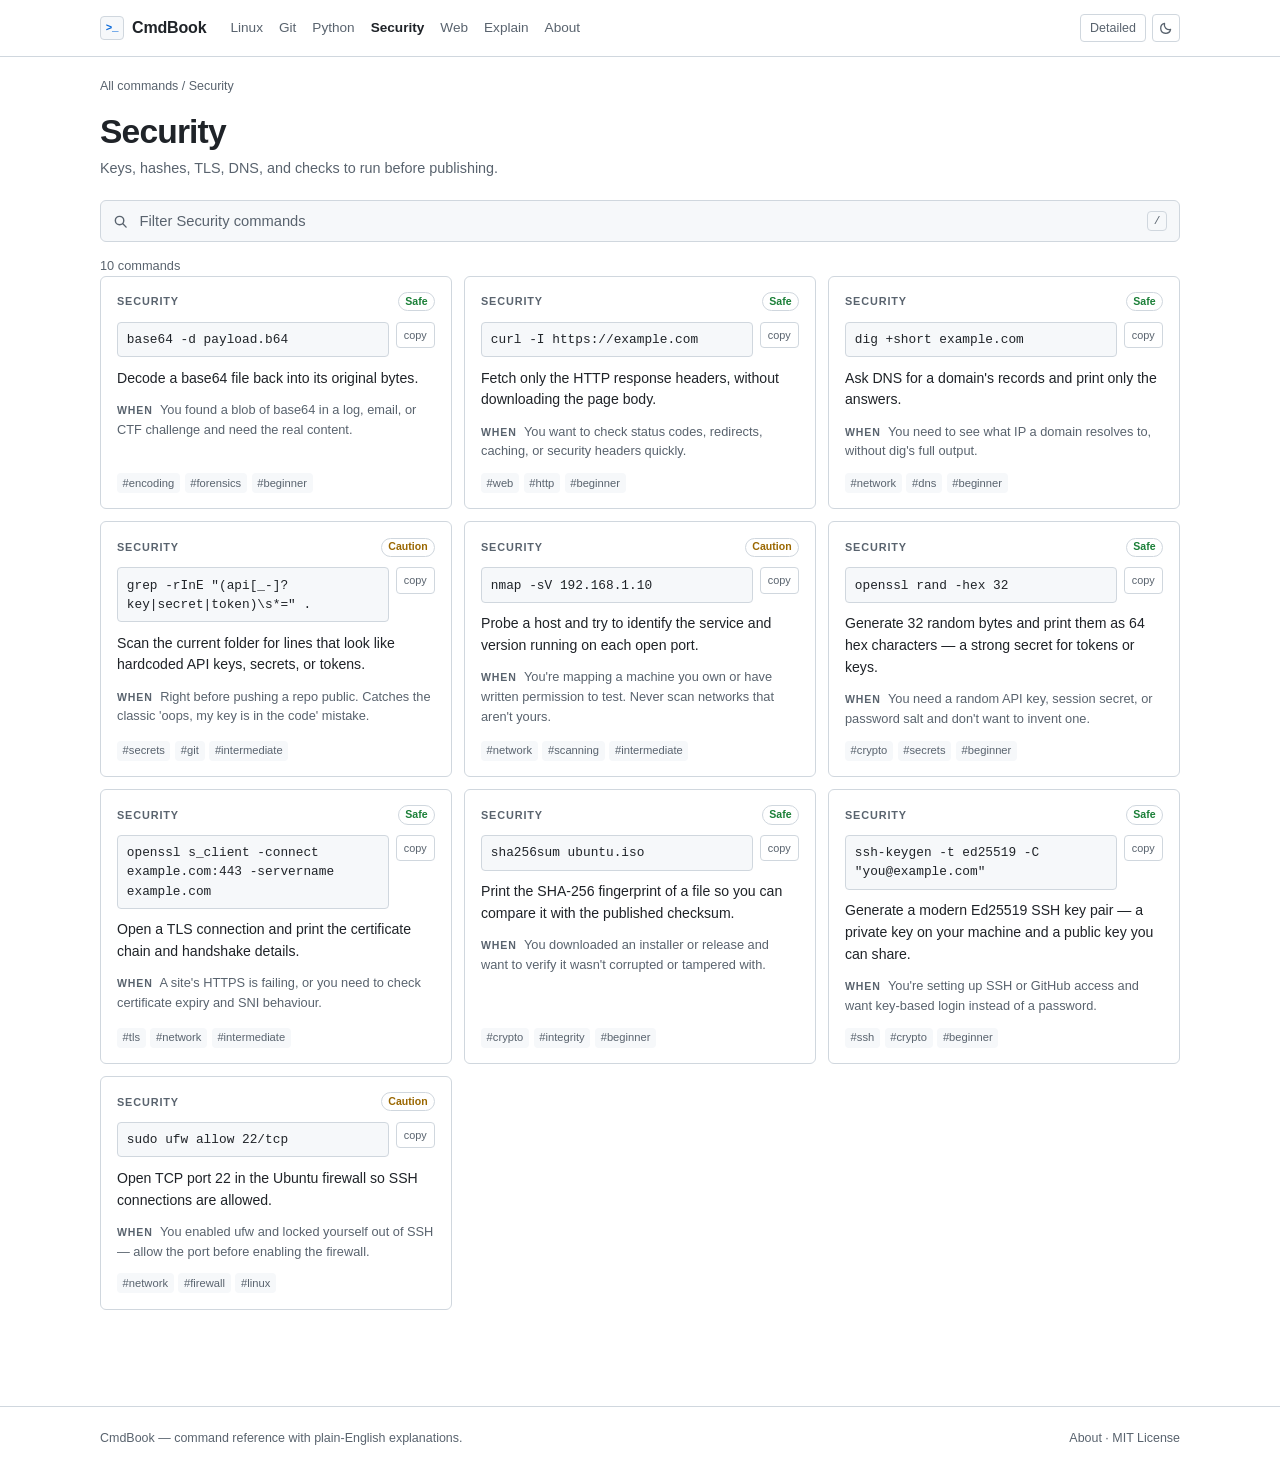
<file: security.html>
<!DOCTYPE html>
<html lang="en">
<head>
<meta charset="utf-8">
<meta name="viewport" content="width=device-width, initial-scale=1">
<title>Security commands — CmdBook</title>
<meta name="description" content="Security commands for SSH keys, randomness, checksums, TLS inspection, DNS, and secret scanning.">
<meta name="theme-color" content="#0d1117">
<link rel="icon" href="icon.svg" type="image/svg+xml">
<link rel="manifest" href="manifest.webmanifest">
<link rel="stylesheet" href="styles.css">
</head>
<body data-page="security" data-topic="security">

<header class="site-header">
  <div class="header-inner">
    <a class="brand" href="index.html">
      <span class="brand-mark" aria-hidden="true">&gt;_</span>
      <span class="brand-name">CmdBook</span>
    </a>
    <nav class="nav" aria-label="Sections">
      <a href="linux.html">Linux</a>
      <a href="git.html">Git</a>
      <a href="python.html">Python</a>
      <a href="security.html" aria-current="page">Security</a>
      <a href="web.html">Web</a>
      <a href="explain.html">Explain</a>
      <a href="about.html">About</a>
    </nav>
    <div class="header-actions">
      <button id="mode-toggle" class="text-btn" type="button" aria-pressed="false">Detailed</button>
      <button id="theme-toggle" class="icon-btn" type="button" aria-label="Switch to light theme" title="Switch to light theme">
        <svg class="icon-sun" viewBox="0 0 16 16" fill="none" aria-hidden="true"><circle cx="8" cy="8" r="3.2" stroke="currentColor" stroke-width="1.5"/><path d="M8 1.5v1.8M8 12.7v1.8M1.5 8h1.8M12.7 8h1.8M3.4 3.4l1.3 1.3M11.3 11.3l1.3 1.3M12.6 3.4l-1.3 1.3M4.7 11.3l-1.3 1.3" stroke="currentColor" stroke-width="1.5" stroke-linecap="round"/></svg>
        <svg class="icon-moon" viewBox="0 0 16 16" fill="none" aria-hidden="true"><path d="M13.2 9.7A5.6 5.6 0 0 1 6.3 2.8 5.7 5.7 0 1 0 13.2 9.7Z" stroke="currentColor" stroke-width="1.5" stroke-linejoin="round"/></svg>
      </button>
    </div>
  </div>
</header>

<main class="wrap">
  <nav class="breadcrumb" aria-label="Breadcrumb"><a href="index.html">All commands</a> / Security</nav>

  <header class="page-head">
    <h1>Security</h1>
    <p>Keys, hashes, TLS, DNS, and checks to run before publishing.</p>
  </header>

  <div class="search-wrap topic-search">
    <svg viewBox="0 0 16 16" fill="none" aria-hidden="true">
      <circle cx="7" cy="7" r="4.5" stroke="currentColor" stroke-width="1.5"/>
      <path d="M10.5 10.5L14 14" stroke="currentColor" stroke-width="1.5" stroke-linecap="round"/>
    </svg>
    <input id="search" type="search" placeholder="Filter Security commands" autocomplete="off" spellcheck="false" aria-label="Filter Security commands">
    <kbd>/</kbd>
  </div>
  <p id="result-count" class="result-count" aria-live="polite"></p>

  <section id="results" class="grid" aria-label="Security commands"></section>
  <div id="empty" class="empty" hidden>
    <h2>No commands match that.</h2>
    <p>Try a different word, or <button class="link-btn" type="button" data-clear>clear the filter</button>.</p>
  </div>
</main>

<footer class="site-footer">
  <div class="footer-inner">
    <p>CmdBook — command reference with plain-English explanations.</p>
    <p><a href="about.html">About</a> · <a href="LICENSE">MIT License</a></p>
  </div>
</footer>

<script src="data/bundle.js"></script>
<script src="app.js"></script>
</body>
</html>
</file>
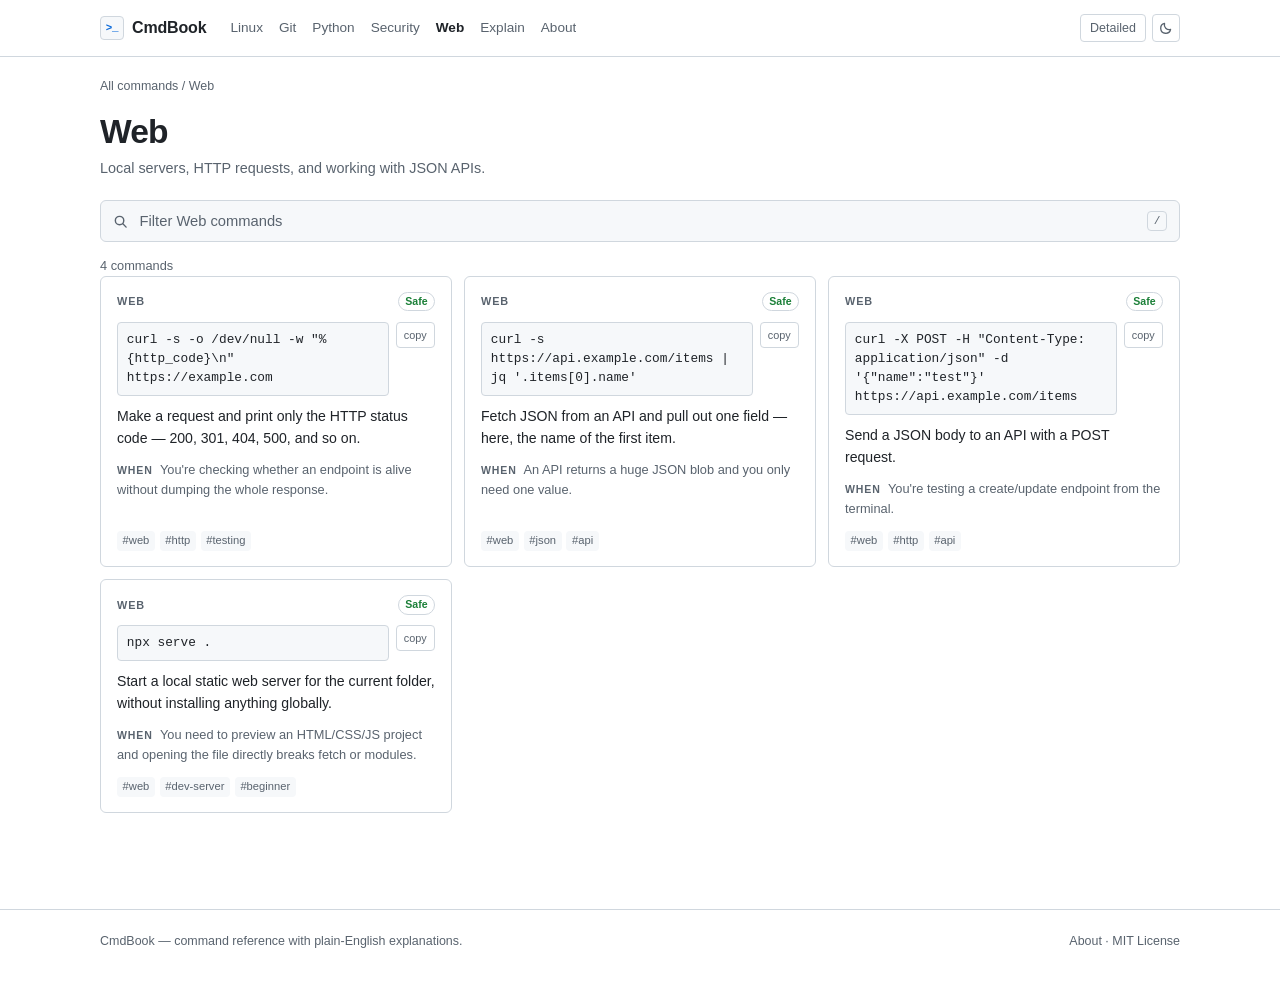
<file: web.html>
<!DOCTYPE html>
<html lang="en">
<head>
<meta charset="utf-8">
<meta name="viewport" content="width=device-width, initial-scale=1">
<title>Web commands — CmdBook</title>
<meta name="description" content="Web commands for local development servers, HTTP requests, status checks, and JSON APIs.">
<meta name="theme-color" content="#0d1117">
<link rel="icon" href="icon.svg" type="image/svg+xml">
<link rel="manifest" href="manifest.webmanifest">
<link rel="stylesheet" href="styles.css">
</head>
<body data-page="web" data-topic="web">

<header class="site-header">
  <div class="header-inner">
    <a class="brand" href="index.html">
      <span class="brand-mark" aria-hidden="true">&gt;_</span>
      <span class="brand-name">CmdBook</span>
    </a>
    <nav class="nav" aria-label="Sections">
      <a href="linux.html">Linux</a>
      <a href="git.html">Git</a>
      <a href="python.html">Python</a>
      <a href="security.html">Security</a>
      <a href="web.html" aria-current="page">Web</a>
      <a href="explain.html">Explain</a>
      <a href="about.html">About</a>
    </nav>
    <div class="header-actions">
      <button id="mode-toggle" class="text-btn" type="button" aria-pressed="false">Detailed</button>
      <button id="theme-toggle" class="icon-btn" type="button" aria-label="Switch to light theme" title="Switch to light theme">
        <svg class="icon-sun" viewBox="0 0 16 16" fill="none" aria-hidden="true"><circle cx="8" cy="8" r="3.2" stroke="currentColor" stroke-width="1.5"/><path d="M8 1.5v1.8M8 12.7v1.8M1.5 8h1.8M12.7 8h1.8M3.4 3.4l1.3 1.3M11.3 11.3l1.3 1.3M12.6 3.4l-1.3 1.3M4.7 11.3l-1.3 1.3" stroke="currentColor" stroke-width="1.5" stroke-linecap="round"/></svg>
        <svg class="icon-moon" viewBox="0 0 16 16" fill="none" aria-hidden="true"><path d="M13.2 9.7A5.6 5.6 0 0 1 6.3 2.8 5.7 5.7 0 1 0 13.2 9.7Z" stroke="currentColor" stroke-width="1.5" stroke-linejoin="round"/></svg>
      </button>
    </div>
  </div>
</header>

<main class="wrap">
  <nav class="breadcrumb" aria-label="Breadcrumb"><a href="index.html">All commands</a> / Web</nav>

  <header class="page-head">
    <h1>Web</h1>
    <p>Local servers, HTTP requests, and working with JSON APIs.</p>
  </header>

  <div class="search-wrap topic-search">
    <svg viewBox="0 0 16 16" fill="none" aria-hidden="true">
      <circle cx="7" cy="7" r="4.5" stroke="currentColor" stroke-width="1.5"/>
      <path d="M10.5 10.5L14 14" stroke="currentColor" stroke-width="1.5" stroke-linecap="round"/>
    </svg>
    <input id="search" type="search" placeholder="Filter Web commands" autocomplete="off" spellcheck="false" aria-label="Filter Web commands">
    <kbd>/</kbd>
  </div>
  <p id="result-count" class="result-count" aria-live="polite"></p>

  <section id="results" class="grid" aria-label="Web commands"></section>
  <div id="empty" class="empty" hidden>
    <h2>No commands match that.</h2>
    <p>Try a different word, or <button class="link-btn" type="button" data-clear>clear the filter</button>.</p>
  </div>
</main>

<footer class="site-footer">
  <div class="footer-inner">
    <p>CmdBook — command reference with plain-English explanations.</p>
    <p><a href="about.html">About</a> · <a href="LICENSE">MIT License</a></p>
  </div>
</footer>

<script src="data/bundle.js"></script>
<script src="app.js"></script>
</body>
</html>
</file>
<file: styles.css>
/* CmdBook */

:root {
  --bg: #0d1117;
  --bg-subtle: #161b22;
  --panel: #161b22;
  --panel-2: #21262d;
  --text: #e6edf3;
  --muted: #8b949e;
  --border: #30363d;
  --accent: #58a6ff;
  --safe: #3fb950;
  --caution: #d29922;
  --danger: #f85149;
  --mono: ui-monospace, SFMono-Regular, "SF Mono", Menlo, Consolas, "Liberation Mono", monospace;
  --sans: -apple-system, BlinkMacSystemFont, "Segoe UI", "Noto Sans", Helvetica, Arial, sans-serif;
  --radius: 6px;
}

[data-theme="light"] {
  --bg: #ffffff;
  --bg-subtle: #f6f8fa;
  --panel: #ffffff;
  --panel-2: #f6f8fa;
  --text: #1f2328;
  --muted: #59636e;
  --border: #d0d7de;
  --accent: #0969da;
  --safe: #1a7f37;
  --caution: #9a6700;
  --danger: #cf222e;
}

* {
  box-sizing: border-box;
}

html {
  scroll-behavior: smooth;
  -webkit-text-size-adjust: 100%;
}

body {
  margin: 0;
  min-height: 100vh;
  background: var(--bg);
  color: var(--text);
  font-family: var(--sans);
  font-size: 16px;
  line-height: 1.5;
  -webkit-font-smoothing: antialiased;
}

button,
input {
  font: inherit;
  color: inherit;
}

button {
  cursor: pointer;
}

code,
kbd,
pre {
  font-family: var(--mono);
}

a {
  color: var(--accent);
  text-decoration: none;
}

a:hover {
  text-decoration: underline;
}

:focus-visible {
  outline: 2px solid var(--accent);
  outline-offset: 2px;
}

.wrap {
  width: min(1080px, calc(100% - 2.5rem));
  margin: 0 auto;
  padding-bottom: 3rem;
}

.wrap-narrow {
  width: min(760px, calc(100% - 2.5rem));
}

/* header */

.site-header {
  position: sticky;
  top: 0;
  z-index: 20;
  background: var(--bg);
  border-bottom: 1px solid var(--border);
}

.header-inner {
  display: flex;
  align-items: center;
  gap: 1.5rem;
  width: min(1080px, calc(100% - 2.5rem));
  height: 56px;
  margin: 0 auto;
}

.brand {
  display: flex;
  align-items: center;
  gap: 0.5rem;
  flex: none;
  color: var(--text);
  font-weight: 600;
  letter-spacing: -0.01em;
}

.brand:hover {
  text-decoration: none;
}

.brand-mark {
  display: grid;
  place-items: center;
  width: 24px;
  height: 24px;
  border: 1px solid var(--border);
  border-radius: 4px;
  background: var(--bg-subtle);
  color: var(--accent);
  font-family: var(--mono);
  font-size: 0.68rem;
  font-weight: 700;
}

.nav {
  display: flex;
  align-items: center;
  gap: 1rem;
  min-width: 0;
  overflow-x: auto;
  scrollbar-width: none;
}

.nav::-webkit-scrollbar {
  display: none;
}

.nav a {
  flex: none;
  padding: 0.25rem 0;
  color: var(--muted);
  font-size: 0.85rem;
}

.nav a:hover {
  color: var(--text);
  text-decoration: none;
}

.nav a[aria-current="page"] {
  color: var(--text);
  font-weight: 600;
}

.header-actions {
  display: flex;
  align-items: center;
  gap: 0.4rem;
  margin-left: auto;
}

.text-btn {
  padding: 0.25rem 0.55rem;
  border: 1px solid var(--border);
  border-radius: 4px;
  background: transparent;
  color: var(--muted);
  font-size: 0.78rem;
}

.text-btn:hover {
  border-color: var(--muted);
  color: var(--text);
}

.icon-btn {
  display: grid;
  flex: none;
  place-items: center;
  width: 28px;
  height: 28px;
  padding: 0;
  border: 1px solid var(--border);
  border-radius: 4px;
  background: transparent;
  color: var(--muted);
}

.icon-btn:hover {
  border-color: var(--muted);
  color: var(--text);
}

.icon-btn svg {
  width: 14px;
  height: 14px;
}

.icon-btn .icon-moon {
  display: none;
}

[data-theme="light"] .icon-btn .icon-sun {
  display: none;
}

[data-theme="light"] .icon-btn .icon-moon {
  display: block;
}

/* hero + search */

.hero {
  padding: 3rem 0 1.5rem;
}

.hero-meta {
  margin: 0 0 0.6rem;
  color: var(--muted);
  font-size: 0.78rem;
}

.hero h1,
.page-head h1 {
  margin: 0;
  font-size: 2.1rem;
  font-weight: 600;
  letter-spacing: -0.025em;
  line-height: 1.2;
}

.lede {
  max-width: 46rem;
  margin: 0.75rem 0 1.5rem;
  color: var(--muted);
  font-size: 0.98rem;
  line-height: 1.65;
}

.search-wrap {
  display: flex;
  align-items: center;
  gap: 0.6rem;
  height: 42px;
  padding: 0 0.75rem;
  border: 1px solid var(--border);
  border-radius: var(--radius);
  background: var(--bg-subtle);
}

.search-wrap:focus-within {
  border-color: var(--accent);
}

.search-wrap svg {
  flex: none;
  width: 15px;
  height: 15px;
  color: var(--muted);
}

.search-wrap input {
  flex: 1;
  min-width: 0;
  border: 0;
  outline: 0;
  background: transparent;
  font-size: 0.92rem;
}

.search-wrap input::placeholder {
  color: var(--muted);
}

kbd {
  flex: none;
  padding: 0.05rem 0.35rem;
  border: 1px solid var(--border);
  border-radius: 4px;
  color: var(--muted);
  font-size: 0.7rem;
}

.result-count {
  margin: 0.6rem 0 0;
  color: var(--muted);
  font-size: 0.8rem;
}

/* panels */

.panel {
  padding: 1.15rem 1.25rem;
  border: 1px solid var(--border);
  border-radius: var(--radius);
  background: var(--panel);
}

.panel-head {
  display: flex;
  align-items: baseline;
  justify-content: space-between;
  gap: 1rem;
}

.panel-head h2 {
  margin: 0;
  font-size: 0.98rem;
  font-weight: 600;
}

.panel-head a {
  font-size: 0.8rem;
}

.panel-head p {
  margin: 0;
  color: var(--muted);
  font-size: 0.82rem;
}

.explain-panel {
  margin-bottom: 2.5rem;
}

.explain-form {
  display: flex;
  gap: 0.5rem;
  margin-top: 0.9rem;
}

.explain-form input {
  flex: 1;
  min-width: 0;
  height: 38px;
  padding: 0 0.7rem;
  border: 1px solid var(--border);
  border-radius: 4px;
  background: var(--bg);
  font-family: var(--mono);
  font-size: 0.84rem;
  outline: 0;
}

.explain-form input:focus {
  border-color: var(--accent);
}

.explain-form button {
  flex: none;
  padding: 0 0.9rem;
  border: 0;
  border-radius: 4px;
  background: var(--accent);
  color: var(--bg);
  font-size: 0.84rem;
  font-weight: 600;
}

.explain-form button:hover {
  filter: brightness(1.06);
}

.examples {
  display: flex;
  flex-wrap: wrap;
  align-items: center;
  gap: 0.35rem;
  margin-top: 0.7rem;
  color: var(--muted);
  font-size: 0.76rem;
}

.examples button {
  padding: 0.15rem 0.4rem;
  border: 1px solid var(--border);
  border-radius: 4px;
  background: transparent;
  color: var(--muted);
  font-family: var(--mono);
  font-size: 0.72rem;
}

.examples button:hover {
  border-color: var(--muted);
  color: var(--text);
}

.explain-output {
  margin-top: 0.9rem;
}

.hint {
  margin: 0;
  color: var(--muted);
  font-size: 0.84rem;
}

.explain-result {
  display: grid;
  gap: 0.6rem;
}

.explain-raw {
  display: block;
  padding: 0.6rem 0.7rem;
  border: 1px solid var(--border);
  border-radius: 4px;
  background: var(--bg-subtle);
  font-size: 0.84rem;
  overflow-x: auto;
  white-space: pre;
}

.explain-list {
  display: grid;
  gap: 0.2rem;
  margin: 0;
  padding: 0;
  list-style: none;
}

.explain-list li {
  display: grid;
  grid-template-columns: minmax(5.5rem, max-content) 1fr;
  gap: 1rem;
  align-items: baseline;
  padding: 0.3rem 0.55rem;
  border-radius: 4px;
  font-size: 0.84rem;
}

.explain-list li:nth-child(odd) {
  background: var(--bg-subtle);
}

.explain-list code {
  color: var(--accent);
  font-size: 0.82rem;
}

.explain-list .kind-arg code,
.explain-list .kind-pipe code {
  color: var(--muted);
}

.explain-list .kind-unknown code {
  color: var(--caution);
}

.explain-list .kind-mode code {
  color: var(--text);
}

.explain-list span {
  color: var(--muted);
}

.danger-note {
  margin: 0;
  padding: 0.55rem 0.7rem;
  border: 1px solid var(--danger);
  border-radius: 4px;
  color: var(--danger);
  font-size: 0.82rem;
}

/* sections */

.section {
  margin-top: 2.5rem;
}

.section-head {
  display: flex;
  align-items: baseline;
  justify-content: space-between;
  gap: 1rem;
  margin-bottom: 0.9rem;
}

.section-head h2 {
  margin: 0;
  font-size: 1.05rem;
  font-weight: 600;
}

.section-head a {
  font-size: 0.8rem;
}

/* command cards */

.grid {
  display: grid;
  grid-template-columns: repeat(auto-fill, minmax(min(100%, 320px), 1fr));
  gap: 0.75rem;
}

.card {
  display: flex;
  flex-direction: column;
  gap: 0.65rem;
  padding: 0.95rem 1rem;
  border: 1px solid var(--border);
  border-radius: var(--radius);
  background: var(--panel);
  scroll-margin-top: 72px;
}

.card:hover {
  border-color: var(--muted);
}

.card-head {
  display: flex;
  align-items: center;
  justify-content: space-between;
  gap: 0.5rem;
}

.topic {
  color: var(--muted);
  font-size: 0.68rem;
  font-weight: 600;
  letter-spacing: 0.08em;
  text-transform: uppercase;
}

.badge {
  padding: 0.05rem 0.4rem;
  border: 1px solid var(--border);
  border-radius: 999px;
  font-size: 0.66rem;
  font-weight: 600;
}

.safety-safe {
  color: var(--safe);
}

.safety-caution {
  color: var(--caution);
}

.safety-danger {
  color: var(--danger);
}

.cmd-row {
  display: flex;
  align-items: flex-start;
  gap: 0.4rem;
}

.cmd {
  flex: 1;
  min-width: 0;
  padding: 0.45rem 0.55rem;
  border: 1px solid var(--border);
  border-radius: 4px;
  background: var(--bg-subtle);
  color: var(--text);
  font-size: 0.8rem;
  line-height: 1.5;
  overflow-wrap: anywhere;
  white-space: pre-wrap;
}

.copy {
  flex: none;
  padding: 0.25rem 0.45rem;
  border: 1px solid var(--border);
  border-radius: 4px;
  background: transparent;
  color: var(--muted);
  font-size: 0.68rem;
}

.copy:hover {
  border-color: var(--muted);
  color: var(--text);
}

.copy.copied {
  border-color: var(--safe);
  color: var(--safe);
}

.plain {
  margin: 0;
  font-size: 0.88rem;
  line-height: 1.55;
}

.when {
  margin: 0;
  color: var(--muted);
  font-size: 0.8rem;
  line-height: 1.55;
}

.label {
  margin-right: 0.25rem;
  color: var(--muted);
  font-size: 0.66rem;
  font-weight: 600;
  letter-spacing: 0.08em;
  text-transform: uppercase;
}

.flags {
  display: grid;
  gap: 0.25rem;
}

.flags dl {
  display: grid;
  gap: 0.2rem;
  margin: 0;
}

.flags dl > div {
  display: grid;
  grid-template-columns: minmax(3rem, max-content) 1fr;
  gap: 0.7rem;
  align-items: baseline;
  font-size: 0.78rem;
}

.flags dt {
  margin: 0;
}

.flags dt code {
  color: var(--accent);
  font-size: 0.76rem;
}

.flags dd {
  margin: 0;
  color: var(--muted);
}

.related {
  display: flex;
  flex-wrap: wrap;
  align-items: baseline;
  gap: 0.2rem 0.5rem;
  font-size: 0.76rem;
}

.related a {
  font-size: 0.76rem;
}

.card-foot {
  display: flex;
  flex-wrap: wrap;
  gap: 0.3rem;
  margin-top: auto;
  padding-top: 0.1rem;
}

.tag {
  padding: 0.1rem 0.35rem;
  border: 0;
  border-radius: 4px;
  background: var(--panel-2);
  color: var(--muted);
  font-size: 0.7rem;
}

.tag:hover {
  color: var(--text);
}

[data-mode="beginner"] .pro-only {
  display: none;
}

/* page head + breadcrumb */

.breadcrumb {
  margin: 1.25rem 0 0;
  color: var(--muted);
  font-size: 0.78rem;
}

.breadcrumb a {
  color: var(--muted);
}

.breadcrumb a:hover {
  color: var(--text);
}

.page-head {
  padding: 1rem 0 1.25rem;
}

.page-head p {
  margin: 0.4rem 0 0;
  color: var(--muted);
  font-size: 0.9rem;
}

.topic-search {
  margin-bottom: 0.9rem;
}

/* prose */

.prose {
  max-width: 70ch;
  font-size: 0.92rem;
  line-height: 1.7;
}

.prose h2 {
  margin: 2rem 0 0.5rem;
  font-size: 1.05rem;
  font-weight: 600;
}

.prose h3 {
  margin: 1.5rem 0 0.4rem;
  font-size: 0.95rem;
  font-weight: 600;
}

.prose p {
  margin: 0.6rem 0;
  color: var(--muted);
}

.prose ul {
  margin: 0.6rem 0;
  padding-left: 1.2rem;
  color: var(--muted);
}

.prose li {
  margin: 0.25rem 0;
}

.prose code {
  padding: 0.1rem 0.3rem;
  border-radius: 4px;
  background: var(--panel-2);
  font-size: 0.82em;
}

.prose pre {
  margin: 0.9rem 0;
  padding: 0.9rem 1rem;
  border: 1px solid var(--border);
  border-radius: var(--radius);
  background: var(--bg-subtle);
  font-size: 0.78rem;
  line-height: 1.55;
  overflow-x: auto;
}

.prose pre code {
  padding: 0;
  background: transparent;
}

/* empty + footer */

.empty {
  padding: 2.5rem 1rem;
  border: 1px dashed var(--border);
  border-radius: var(--radius);
  text-align: center;
}

.empty p {
  margin: 0 0 0.4rem;
  color: var(--muted);
  font-size: 0.88rem;
}

.empty h2 {
  margin: 0 0 0.4rem;
  font-size: 1rem;
  font-weight: 600;
}

.link-btn {
  padding: 0;
  border: 0;
  background: transparent;
  color: var(--accent);
  font-size: inherit;
}

.link-btn:hover {
  text-decoration: underline;
}

.site-footer {
  margin-top: 3rem;
  border-top: 1px solid var(--border);
}

.footer-inner {
  display: flex;
  flex-wrap: wrap;
  align-items: center;
  justify-content: space-between;
  gap: 0.5rem 1rem;
  width: min(1080px, calc(100% - 2.5rem));
  margin: 0 auto;
  padding: 1.4rem 0 2rem;
  color: var(--muted);
  font-size: 0.78rem;
}

.footer-inner p {
  margin: 0;
}

.footer-inner a {
  color: var(--muted);
}

.footer-inner a:hover {
  color: var(--text);
}

/* responsive + motion */

@media (max-width: 760px) {
  .site-header {
    position: static;
  }

  .header-inner,
  .wrap,
  .wrap-narrow,
  .footer-inner {
    width: calc(100% - 1.5rem);
  }

  .header-inner {
    flex-wrap: wrap;
    gap: 0.55rem 0.75rem;
    height: auto;
    padding: 0.55rem 0 0.4rem;
  }

  .nav {
    order: 3;
    flex: 0 0 100%;
    gap: 0.6rem;
    padding: 0.1rem 0 0.15rem;
    -webkit-overflow-scrolling: touch;
  }

  .nav a {
    padding: 0.35rem 0;
    font-size: 0.82rem;
  }

  .header-actions {
    gap: 0.35rem;
  }

  .header-actions .text-btn {
    min-height: 36px;
    padding: 0.25rem 0.55rem;
    font-size: 0.8rem;
  }

  .icon-btn {
    width: 36px;
    height: 36px;
  }

  .icon-btn svg {
    width: 15px;
    height: 15px;
  }

  .hero {
    padding: 1.75rem 0 1.25rem;
  }

  .hero h1,
  .page-head h1 {
    font-size: 1.65rem;
  }

  .lede {
    margin-bottom: 1.25rem;
    font-size: 0.92rem;
  }

  .search-wrap {
    height: 44px;
  }

  .search-wrap input {
    font-size: 16px;
  }

  .search-wrap kbd {
    display: none;
  }

  .panel {
    padding: 1rem;
  }

  .panel-head {
    flex-wrap: wrap;
    gap: 0.3rem 1rem;
  }

  .explain-panel {
    margin-bottom: 1.75rem;
  }

  .explain-form {
    flex-direction: column;
  }

  .explain-form input {
    height: 42px;
    font-size: 16px;
  }

  .explain-form button {
    height: 42px;
    font-size: 0.9rem;
  }

  .examples button {
    min-height: 30px;
    padding: 0.25rem 0.45rem;
  }

  .explain-list li {
    grid-template-columns: 1fr;
    gap: 0.1rem;
  }

  .section {
    margin-top: 2rem;
  }

  .section-head {
    flex-wrap: wrap;
    gap: 0.3rem 1rem;
  }

  .grid {
    gap: 0.6rem;
  }

  .card {
    gap: 0.55rem;
    padding: 0.85rem;
  }

  .cmd {
    font-size: 0.78rem;
  }

  .copy {
    min-height: 36px;
    padding: 0.35rem 0.55rem;
    font-size: 0.72rem;
  }

  .plain {
    font-size: 0.86rem;
  }

  .tag {
    min-height: 30px;
    padding: 0.25rem 0.5rem;
    font-size: 0.72rem;
  }

  .page-head {
    padding: 0.85rem 0 1rem;
  }

  .page-head p {
    font-size: 0.88rem;
  }

  .prose pre {
    padding: 0.75rem;
    font-size: 0.72rem;
  }

  .footer-inner {
    flex-direction: column;
    align-items: flex-start;
    gap: 0.35rem;
    padding: 1.15rem 0 1.5rem;
  }
}

@media (prefers-reduced-motion: reduce) {
  * {
    scroll-behavior: auto !important;
    transition-duration: 0.001ms !important;
  }
}
</file>
